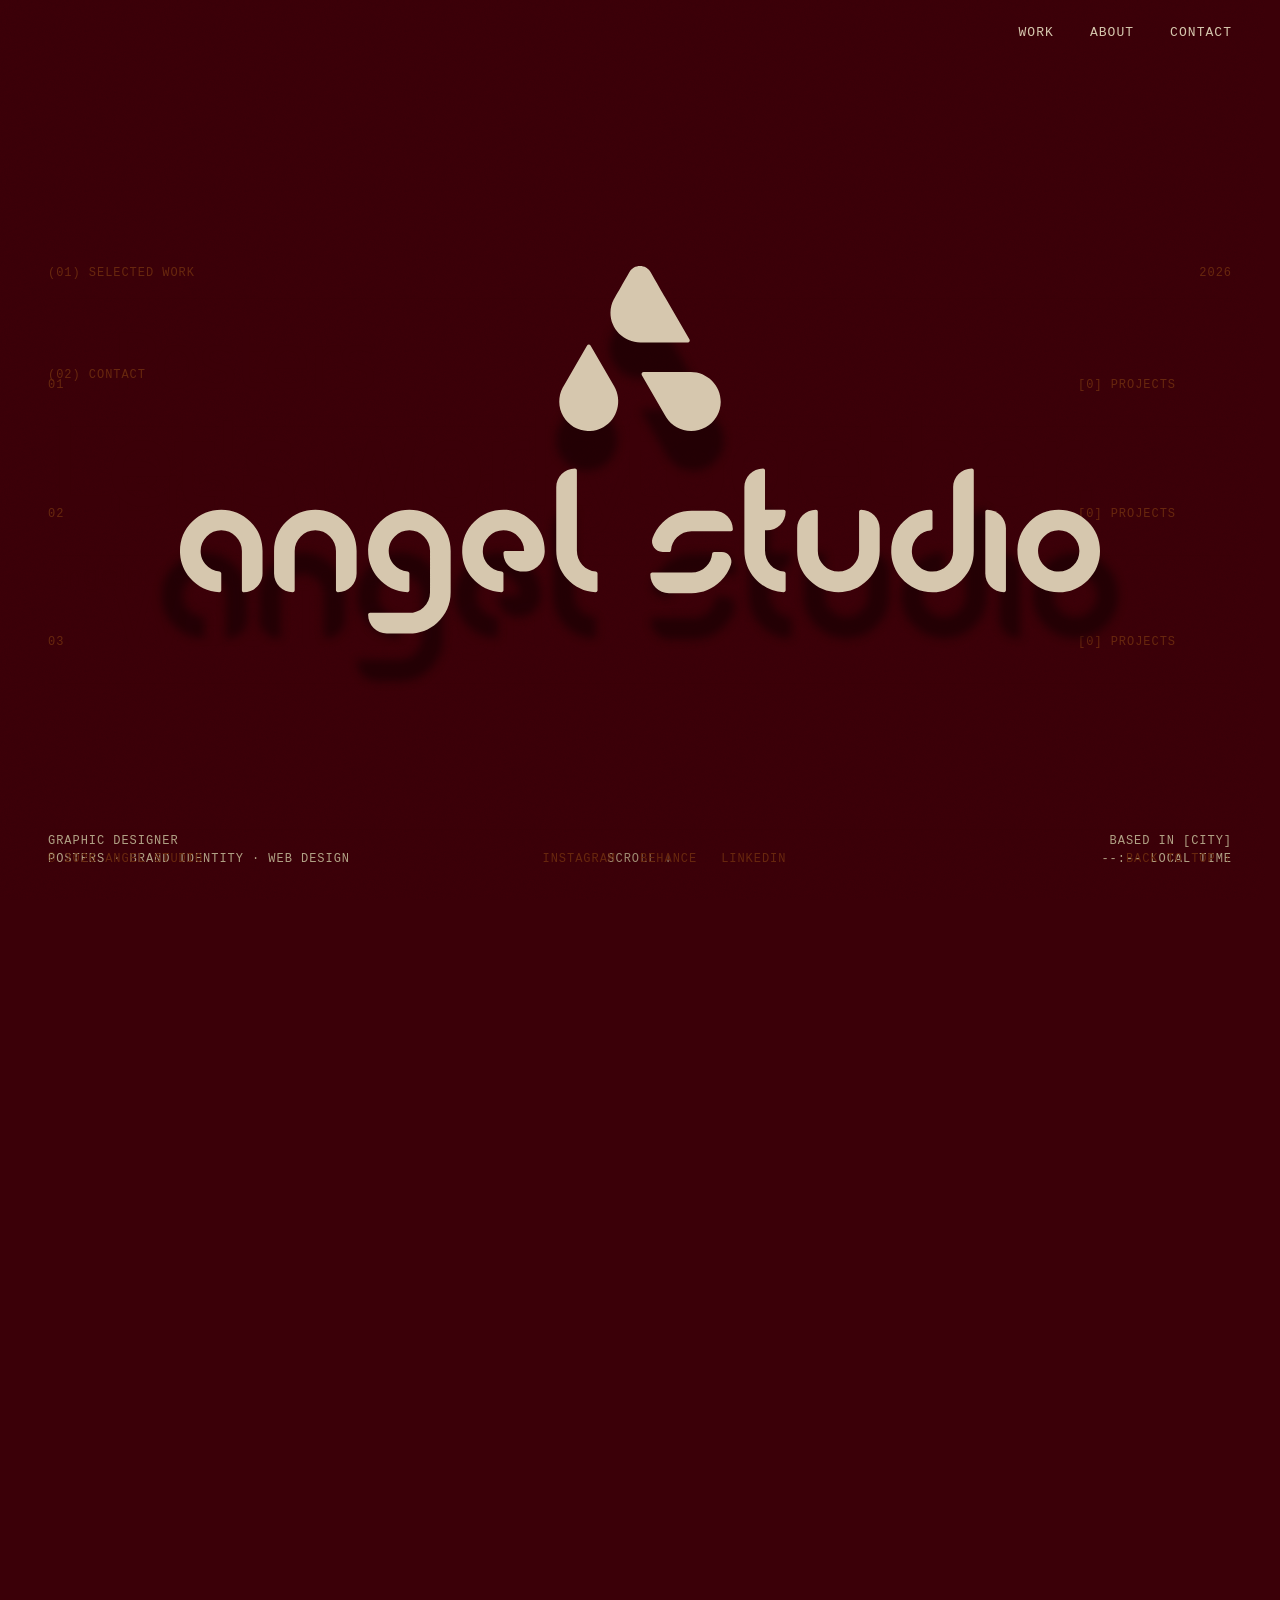
<file: index.html>
<!DOCTYPE html>
<!--
  =========================================================================
  Angel Studio — home page
  =========================================================================
  DEVELOPER NOTES
  - Content lives here; looks live in assets/css/style.css; all movement
    lives in assets/js/core.js (shared by every page) + assets/js/home.js
    (this page only). Each file starts with its own notes.
  - Anything with a data-wind attribute is animated: the scripts split its text
    into letters that flow in and out with the scroll, react to hover, and
    get a soft glass blur behind them.
      data-wind           → labels; line breaks, links and spans inside are kept
      data-wind="letters" → plain text titles, split letter by letter
    To add new animated text, just give it data-wind.
  - The three <section class="scene"> blocks are the scroll scenes. With
    JavaScript on, they sit on top of each other on one fixed screen and
    home.js fades them in and out. Without JavaScript they're a normal page.
  - Links to #top / #work / #contact glide to that scene (home.js, section 5).
  - Links with data-transition="cream" / "burgundy" open another page with
    the color sweep from the top left (core.js, section 8). Use the color of
    the page you're going to.
  - Links between pages point at the file itself (about/index.html, not just
    about/), so they work both on GitHub Pages and when you open the files
    straight from your computer.
  - Placeholders still to fill in: [City] and the social links (#).
  - Links with data-no-drop (the work rows) don't dissolve when clicked:
    they open things on the page itself (their project cards).
  =========================================================================
-->
<html lang="en">
<head>
  <meta charset="UTF-8">
  <meta name="viewport" content="width=device-width, initial-scale=1">
  <title>Angel Studio — Graphic Design</title>
  <meta name="description" content="Angel Studio: posters, brand identity and web design.">

  <!-- Tells the CSS that JavaScript is running (used for the scroll scenes) -->
  <script>
    document.documentElement.classList.add('js');
    // Phones get the simpler, normally scrolling version (home.js, section 8).
    // Keep 700 the same as PHONE.width in home.js.
    if (window.matchMedia('(max-width: 699.98px)').matches) document.documentElement.classList.add('is-phone');
    // A project's address (?p=…) lands on the work list, with the project open on top
    if (/[?&]p=/.test(location.search) && !location.hash) history.replaceState(null, '', location.href + '#work');
    // Arriving at #work / #contact (e.g. from the About page): start on cream,
    // so there's no flash of burgundy before the scripts take over
    if (location.hash === '#work' || location.hash === '#contact') document.documentElement.classList.add('is-arriving-cream', 'is-entering');
    // Safety net: if a script fails to load, never leave the page hidden
    setTimeout(function () { document.documentElement.classList.remove('is-entering', 'is-arriving-cream'); }, 2500);
  </script>

  <!-- Fonts (placeholders until we pick final ones) -->
  <link rel="preconnect" href="https://fonts.googleapis.com">
  <link rel="preconnect" href="https://fonts.gstatic.com" crossorigin>
  <link href="https://fonts.googleapis.com/css2?family=Geist+Mono:wght@400;500&family=Inter:wght@400;500&display=swap" rel="stylesheet">

  <!-- ?v=… makes browsers fetch fresh files after each update (change it every time you publish) -->
  <link rel="stylesheet" href="assets/css/style.css?v=20261025q">
  <script src="assets/js/core.js?v=20261025q" defer></script>
  <script src="assets/js/home.js?v=20261025q" defer></script>
</head>
<body>

  <!-- ===== BACKGROUND LAYERS (behind everything) ===== -->
  <canvas class="bg" aria-hidden="true"></canvas>       <!-- burgundy base, cream sweep, drop pattern + ripples (drawn by core.js) -->

  <!-- Holds the soft trail filters of the big logo's drops (added by home.js) -->
  <svg width="0" height="0" style="position:absolute" aria-hidden="true">
    <defs></defs>
  </svg>

  <!-- ===== TOP BAR ===== -->
  <header class="site-header">
    <a class="site-header__logo" href="#top" aria-label="Angel Studio, back to top">
      <!-- The logo, drawn from "3. Logo/Logo-Artboard-1-copy.svg" (horizontal).
           Split in two (the drops, then the name) so phones can show only the
           drops. The space between them is part of the name's viewBox (it
           starts 24 units early: the same gap as in the stacked logo). Every drop and letter is its own "piece" so it can move alone. -->
      <svg class="logo logo-mark" viewBox="124.66 476.94 125.34 126.12" aria-hidden="true">
        <g class="piece drop"><path d="M222.899 535.369 L186.713 535.369 C174.124 535.369 163.616 525.074 163.78 512.492 C163.828 508.824 164.752 505.365 166.356 502.319 L166.815 501.522 L167.259 500.751 C169.564 496.868 173.92 489.14 178.192 481.672 C181.799 475.364 190.894 475.362 194.504 481.668 C198.848 489.255 203.383 497.248 205.473 500.751 L205.917 501.522 L206.376 502.319 L224.183 533.144 C224.755 534.133 224.041 535.369 222.899 535.369 Z"/></g>  <!-- Drop 1 -->
        <g class="piece drop"><path d="M148.551 537.639 L166.63 568.903 C172.929 579.796 169.27 594.037 158.294 600.192 C155.091 601.988 151.631 602.921 148.188 603.057 L147.267 603.059 L146.377 603.061 C138.891 602.763 131.72 598.757 127.694 591.796 C123.669 584.834 123.775 576.624 127.254 569.992 L127.7 569.222 L128.161 568.426 L145.923 537.641 C146.507 536.629 147.966 536.629 148.551 537.639 Z"/></g>  <!-- Drop 2 -->
        <g class="piece drop"><path d="M189.181 557.91 L225.103 557.91 C237.691 557.91 248.199 568.205 248.035 580.786 C247.987 584.454 247.064 587.914 245.46 590.96 L245.001 591.757 L244.557 592.528 C240.553 598.857 233.494 603.058 225.449 603.058 C217.405 603.058 210.346 598.857 206.342 592.528 L205.898 591.757 L205.439 590.96 L187.765 560.363 C187.135 559.273 187.922 557.91 189.181 557.91 Z"/></g>  <!-- Drop 3 -->
      </svg>
      <span class="word"><svg class="logo logo-name" viewBox="225.86 476.94 729.48 126.12" aria-hidden="true">
        <path class="piece" data-letter="a" d="M259.978 560.479 C255.599 555.496 252.967 549.167 252.526 542.548 C251.875 532.76 254.925 524.49 261.677 517.738 C267.836 511.56 275.266 508.47 283.97 508.47 C292.653 508.47 300.074 511.56 306.232 517.738 C312.411 523.896 315.501 531.317 315.501 540 L315.501 557.181 C315.501 565.106 309.076 571.53 301.151 571.53 L301.151 571.53 C300.369 571.53 299.736 570.897 299.736 570.115 L299.736 540 C299.736 535.669 298.185 531.964 295.086 528.885 C292.007 525.785 288.301 524.235 283.97 524.235 C279.618 524.235 275.903 525.785 272.824 528.885 C269.348 532.361 267.834 536.634 268.282 541.706 C268.549 544.727 269.757 547.622 271.715 549.938 C274.676 553.443 278.291 555.367 282.56 555.71 C283.357 555.774 283.97 556.44 283.97 557.239 L283.97 569.995 C283.97 570.838 283.277 571.534 282.436 571.498 C273.587 571.12 266.102 567.447 259.978 560.479 Z"/>
        <path class="piece" data-letter="n" d="M338.573 571.53 C330.694 571.53 324.307 565.143 324.307 557.264 L324.307 540 C324.307 531.317 327.386 523.896 333.544 517.738 C339.702 511.56 347.133 508.47 355.837 508.47 C364.52 508.47 371.941 511.56 378.099 517.738 C384.278 523.896 387.367 531.317 387.367 540 L387.367 557.23 C387.367 565.128 380.965 571.53 373.068 571.53 L373.068 571.53 C372.258 571.53 371.602 570.874 371.602 570.065 L371.602 540 C371.602 535.669 370.052 531.964 366.953 528.885 C363.874 525.785 360.168 524.235 355.837 524.235 C351.485 524.235 347.77 525.785 344.691 528.885 C341.612 531.964 340.072 535.669 340.072 540 L340.072 570.031 C340.072 570.859 339.401 571.53 338.573 571.53 Z"/>
        <path class="piece" data-letter="g" d="M405.411 517.738 C411.569 511.56 419 508.47 427.704 508.47 C436.387 508.47 443.807 511.56 449.966 517.738 C456.144 523.896 459.234 531.317 459.234 540 L459.234 571.53 C459.234 580.792 455.748 588.612 448.775 594.991 C442.976 600.296 435.291 603.061 427.431 603.061 L427.43 603.061 L410.468 603.061 C402.573 603.061 396.174 596.661 396.174 588.766 L396.174 588.766 C396.174 587.954 396.832 587.295 397.644 587.295 L427.36 587.296 L427.361 587.296 C431.429 587.296 435.434 585.889 438.404 583.108 C441.781 579.947 443.469 576.088 443.469 571.53 L443.469 571.53 L443.469 540 C443.469 535.669 441.919 531.964 438.82 528.885 C435.74 525.785 432.035 524.235 427.704 524.235 C423.352 524.235 419.636 525.785 416.557 528.885 C413.081 532.361 411.567 536.636 412.016 541.708 C412.283 544.728 413.491 547.622 415.448 549.937 C418.407 553.44 422.019 555.364 426.283 555.709 C427.086 555.774 427.704 556.444 427.704 557.25 L427.704 570.055 C427.704 570.865 427.037 571.533 426.229 571.5 C417.347 571.136 409.836 567.456 403.696 560.461 C399.33 555.488 396.705 549.177 396.261 542.574 C395.603 532.775 398.653 524.496 405.411 517.738 Z"/>
        <path class="piece" data-letter="e" d="M477.278 517.738 C483.436 511.56 490.866 508.47 499.57 508.47 C508.254 508.47 515.674 511.56 521.832 517.738 C528.011 523.896 531.101 531.317 531.101 540 L531.101 540 L531.101 540 L531.101 540 L531.101 540 C531.101 548.71 524.04 555.77 515.331 555.77 L513.881 555.77 C505.978 555.77 499.571 549.363 499.571 541.459 L499.571 541.459 C499.571 540.653 500.224 540 501.03 540 L515.331 540 L515.331 539.577 L515.331 539.577 C515.232 535.427 513.684 531.863 510.686 528.885 C507.607 525.785 503.902 524.235 499.57 524.235 C495.218 524.235 491.503 525.785 488.424 528.885 C484.948 532.361 483.434 536.634 483.882 541.706 C484.149 544.727 485.358 547.623 487.316 549.939 C490.276 553.442 493.889 555.366 498.154 555.709 C498.955 555.774 499.57 556.443 499.57 557.245 L499.57 570.037 C499.57 570.856 498.896 571.533 498.077 571.499 C489.204 571.131 481.7 567.452 475.564 560.463 C471.197 555.489 468.571 549.176 468.128 542.572 C467.47 532.774 470.52 524.496 477.278 517.738 Z"/>
        <path class="piece" data-letter="l" d="M547.977 561.072 C542.671 555.272 539.907 547.587 539.907 539.727 L539.907 491.229 C539.907 483.337 546.305 476.939 554.197 476.939 L554.197 476.939 C555.012 476.939 555.672 477.6 555.672 478.414 L555.672 539.657 C555.672 543.726 557.078 547.73 559.859 550.7 C562.7 553.734 566.104 555.406 570.073 555.713 C570.846 555.773 571.437 556.43 571.437 557.206 L571.437 570.015 C571.437 570.869 570.718 571.533 569.865 571.496 C561.287 571.121 553.992 567.646 547.977 561.072 Z"/>
        <path class="piece" data-letter="s (top)" d="M621.182 540.71 C615.694 540.71 611.688 535.31 613.509 530.133 C615.021 525.833 617.521 521.938 621.01 518.449 C627.169 512.27 634.6 509.18 643.303 509.18 L660.724 509.18 C668.517 509.18 674.835 515.497 674.835 523.29 L674.835 523.406 C674.835 524.273 674.166 524.946 673.332 524.946 C667.061 524.946 643.303 524.946 643.303 524.946 C638.952 524.946 635.237 526.496 632.157 529.595 C629.403 532.35 627.88 535.605 627.589 539.362 C627.53 540.126 626.885 540.71 626.12 540.71 Z"/>
        <path class="piece" data-letter="s (bottom)" d="M654.419 551.857 C651.341 554.936 647.635 556.476 643.303 556.476 L613.265 556.476 C612.441 556.476 611.774 557.144 611.774 557.968 L611.774 557.968 C611.774 565.85 618.164 572.241 626.047 572.241 L643.303 572.241 C651.987 572.241 659.407 569.162 665.565 563.003 C669.312 559.27 671.923 555.068 673.398 550.399 C674.912 545.607 671.395 540.71 666.37 540.71 L660.529 540.711 C659.74 540.711 659.077 541.314 659.014 542.101 C658.715 545.859 657.183 549.111 654.419 551.857 Z"/>
        <path class="piece" data-letter="t" d="M691.709 561.071 C686.404 555.272 683.64 547.587 683.64 539.727 L683.64 491.218 C683.64 483.332 690.033 476.939 697.919 476.939 L697.919 476.939 C698.74 476.939 699.405 477.605 699.405 478.425 L699.405 508.47 L713.653 508.47 C714.491 508.47 715.171 509.149 715.171 509.988 L715.171 509.988 C715.171 517.856 708.792 524.235 700.923 524.235 L699.405 524.235 L699.405 539.656 C699.405 543.725 700.811 547.729 703.592 550.7 C706.425 553.725 709.817 555.396 713.77 555.711 C714.564 555.774 715.171 556.446 715.171 557.242 L715.171 570.058 C715.171 570.9 714.483 571.534 713.641 571.498 C705.045 571.132 697.734 567.657 691.709 561.071 Z"/>
        <path class="piece" data-letter="u" d="M738.237 508.47 C730.361 508.47 723.977 514.854 723.977 522.73 L723.977 540 C723.977 548.683 727.056 556.103 733.214 562.262 C739.372 568.44 746.803 571.53 755.507 571.53 C764.19 571.53 771.611 568.44 777.769 562.262 C783.947 556.103 787.037 548.683 787.037 540 L787.037 522.739 C787.037 514.858 780.649 508.47 772.768 508.47 L772.768 508.47 C771.942 508.47 771.272 509.139 771.272 509.966 L771.272 540 C771.272 544.331 769.722 548.036 766.623 551.115 C763.544 554.215 759.838 555.765 755.507 555.765 C751.155 555.765 747.44 554.215 744.361 551.115 C741.281 548.036 739.742 544.331 739.742 540 L739.742 509.975 C739.742 509.143 739.068 508.47 738.237 508.47 Z"/>
        <path class="piece" data-letter="d" d="M803.371 560.467 C799.001 555.49 796.373 549.172 795.93 542.564 C795.275 532.77 798.325 524.494 805.081 517.738 C810.83 511.97 817.689 508.894 825.657 508.511 C826.586 508.466 827.374 509.185 827.374 510.115 L827.374 522.704 C827.374 523.534 826.739 524.226 825.912 524.296 C822.184 524.608 818.956 526.138 816.227 528.885 C812.752 532.36 811.237 536.633 811.685 541.704 C811.952 544.727 813.161 547.624 815.121 549.941 C818.403 553.824 822.486 555.766 827.374 555.766 C831.705 555.766 835.41 554.226 838.489 551.146 C841.589 548.067 843.138 544.352 843.138 540 L843.138 491.218 C843.138 483.332 849.531 476.939 857.417 476.939 L857.417 476.939 C858.238 476.939 858.904 477.605 858.904 478.426 L858.904 540 C858.904 548.704 855.814 556.135 849.635 562.293 C843.477 568.451 836.056 571.53 827.374 571.53 C817.848 571.53 809.848 567.842 803.371 560.467 Z"/>
        <path class="piece" data-letter="i" d="M883.477 522.765 L883.477 570.05 C883.477 570.868 882.815 571.53 881.998 571.53 L881.997 571.53 C874.105 571.53 867.707 565.132 867.707 557.24 L867.707 509.945 C867.707 509.131 868.368 508.47 869.183 508.47 L869.183 508.47 C877.078 508.47 883.477 514.87 883.477 522.765 Z"/>
        <path class="piece" data-letter="o" d="M899.799 560.456 C895.437 555.485 892.813 549.177 892.369 542.579 C891.709 532.778 894.759 524.498 901.518 517.738 C907.676 511.56 915.107 508.47 923.811 508.47 C932.494 508.47 939.915 511.56 946.073 517.738 C952.252 523.896 955.341 531.317 955.341 540 C955.341 548.704 952.252 556.135 946.073 562.293 C939.915 568.451 932.494 571.53 923.811 571.53 C914.281 571.53 906.277 567.839 899.799 560.456 Z M934.926 551.146 C938.026 548.067 939.576 544.352 939.576 540 C939.576 535.669 938.026 531.964 934.926 528.885 C931.847 525.785 928.142 524.235 923.811 524.235 C919.459 524.235 915.744 525.785 912.665 528.885 C909.187 532.362 907.673 536.638 908.123 541.712 C908.391 544.729 909.598 547.62 911.552 549.934 C914.835 553.821 918.921 555.766 923.811 555.766 C928.142 555.766 931.847 554.226 934.926 551.146 Z"/>
      </svg></span>
    </a>
    <nav class="site-nav" aria-label="Main">
      <a href="#work">Work</a>
      <a href="about/index.html" data-transition="cream">About</a>
      <a href="#contact">Contact</a>
    </nav>
    <!-- Menu button: while the top bar is condensed (scrolling down), each menu
         word slides right and turns into one bar of a ring that sits here
         (drawn by core.js section 6). Pressing it brings the menu back. -->
    <button class="site-burger" type="button" aria-label="Open menu" inert></button>
  </header>

  <!-- ===== SCENES =====
       With JavaScript on, all scenes sit on top of each other in one fixed
       screen, and scrolling fades them in and out in place (see home.js). -->
  <main class="stage" id="top" tabindex="-1">

    <!-- Scene 1: logo + corner labels -->
    <section class="scene scene--hero" aria-label="Intro" tabindex="-1">
      <h1 class="sr-only">Angel Studio, graphic designer</h1>
      <!-- The first project of each category, floating on the water around the
           logo (home.js builds them from the first card of each work row) -->
      <div class="floaters" aria-label="Featured projects"></div>
      <div class="hero__logo" role="link" tabindex="0" aria-label="Angel Studio: see the work">
        <!-- Its shadow, cast on the background: a live copy of the logo below
             (<use>), so it moves with every piece -->
        <svg class="hero__shadow" viewBox="188.55 399.61 702.9 280.79" aria-hidden="true">
          <use href="#hero-logo-art" x="188.55" y="399.61" width="702.9" height="280.79"/>
        </svg>
        <!-- The logo, drawn from "3. Logo/Logo-Artboard-1.svg" (stacked) -->
        <svg class="logo" id="hero-logo-art" viewBox="188.55 399.61 702.9 280.79" aria-hidden="true">
          <g class="logo-mark">
            <g class="piece drop"><path d="M576.552 458.036 L540.365 458.036 C527.777 458.036 517.269 447.74 517.433 435.159 C517.481 431.491 518.404 428.032 520.008 424.986 L520.467 424.189 L520.911 423.418 C523.216 419.535 527.572 411.807 531.844 404.339 C535.452 398.031 544.546 398.028 548.156 404.335 C552.5 411.922 557.035 419.915 559.126 423.418 L559.57 424.189 L560.029 424.986 L577.836 455.811 C578.407 456.8 577.693 458.036 576.552 458.036 Z"/></g>  <!-- Drop 1 -->
            <g class="piece drop"><path d="M502.203 460.306 L520.282 491.57 C526.581 502.463 522.922 516.704 511.946 522.859 C508.743 524.655 505.283 525.588 501.84 525.724 L500.919 525.726 L500.029 525.727 C492.543 525.43 485.372 521.424 481.346 514.463 C477.321 507.501 477.427 499.291 480.907 492.659 L481.352 491.889 L481.813 491.093 L499.575 460.308 C500.159 459.296 501.618 459.296 502.203 460.306 Z"/></g>  <!-- Drop 2 -->
            <g class="piece drop"><path d="M542.833 480.576 L578.755 480.577 C591.344 480.577 601.852 490.872 601.687 503.453 C601.64 507.121 600.716 510.581 599.112 513.627 L598.653 514.424 L598.209 515.195 C594.205 521.524 587.146 525.725 579.102 525.725 C571.057 525.725 563.998 521.524 559.995 515.195 L559.551 514.424 L559.091 513.627 L541.417 483.03 C540.787 481.94 541.574 480.576 542.833 480.576 Z"/></g>  <!-- Drop 3 -->
          </g>
          <path class="piece" data-letter="a" d="M196.087 637.812 C191.708 632.829 189.076 626.5 188.635 619.881 C187.984 610.093 191.034 601.823 197.787 595.071 C203.945 588.893 211.375 585.803 220.08 585.803 C228.763 585.803 236.183 588.893 242.341 595.071 C248.52 601.23 251.61 608.65 251.61 617.333 L251.61 634.514 C251.61 642.439 245.185 648.863 237.26 648.863 L237.26 648.863 C236.478 648.863 235.845 648.23 235.845 647.448 L235.845 617.333 C235.845 613.002 234.294 609.297 231.195 606.218 C228.116 603.118 224.411 601.568 220.08 601.568 C215.728 601.568 212.012 603.118 208.933 606.218 C205.457 609.694 203.943 613.967 204.391 619.039 C204.658 622.06 205.866 624.955 207.824 627.271 C210.786 630.776 214.401 632.7 218.67 633.043 C219.466 633.107 220.079 633.773 220.079 634.572 L220.08 647.328 C220.08 648.171 219.386 648.867 218.545 648.831 C209.697 648.453 202.211 644.78 196.087 637.812 Z"/>
          <path class="piece" data-letter="n" d="M274.682 648.863 C266.803 648.863 260.416 642.476 260.416 634.597 L260.416 617.333 C260.416 608.65 263.495 601.23 269.653 595.071 C275.811 588.893 283.242 585.803 291.946 585.803 C300.629 585.803 308.05 588.893 314.208 595.071 C320.387 601.23 323.477 608.65 323.477 617.333 L323.477 634.564 C323.477 642.461 317.074 648.863 309.177 648.863 L309.177 648.863 C308.367 648.863 307.711 648.207 307.711 647.398 L307.711 617.333 C307.711 613.002 306.161 609.297 303.062 606.218 C299.983 603.118 296.277 601.568 291.946 601.568 C287.594 601.568 283.879 603.118 280.8 606.218 C277.721 609.297 276.181 613.002 276.181 617.333 L276.181 647.364 C276.181 648.192 275.51 648.863 274.682 648.863 Z"/>
          <path class="piece" data-letter="g" d="M341.52 595.071 C347.678 588.893 355.109 585.803 363.813 585.803 C372.496 585.803 379.916 588.893 386.075 595.071 C392.253 601.23 395.343 608.65 395.343 617.333 L395.343 648.863 C395.343 658.125 391.857 665.945 384.885 672.324 C379.085 677.63 371.4 680.394 363.54 680.394 L363.54 680.394 L346.577 680.394 C338.682 680.394 332.283 673.994 332.283 666.099 L332.283 666.099 C332.283 665.287 332.941 664.628 333.754 664.628 L363.47 664.629 L363.47 664.629 C367.539 664.629 371.543 663.222 374.513 660.441 C377.89 657.28 379.579 653.421 379.579 648.863 L379.578 648.863 L379.578 617.333 C379.578 613.002 378.028 609.297 374.929 606.218 C371.85 603.118 368.144 601.568 363.813 601.568 C359.461 601.568 355.746 603.118 352.666 606.218 C349.19 609.694 347.676 613.969 348.125 619.041 C348.392 622.061 349.6 624.955 351.557 627.271 C354.516 630.773 358.128 632.697 362.393 633.042 C363.195 633.107 363.813 633.778 363.813 634.583 L363.813 647.388 C363.813 648.198 363.146 648.866 362.338 648.833 C353.456 648.469 345.946 644.79 339.805 637.794 C335.44 632.821 332.814 626.51 332.371 619.907 C331.712 610.109 334.762 601.83 341.52 595.071 Z"/>
          <path class="piece" data-letter="e" d="M413.387 595.071 C419.545 588.893 426.976 585.803 435.68 585.803 C444.363 585.803 451.783 588.893 457.941 595.071 C464.12 601.23 467.21 608.65 467.21 617.333 L467.21 617.333 L467.21 617.333 L467.21 617.333 L467.21 617.333 C467.21 626.043 460.149 633.103 451.44 633.103 L449.99 633.103 C442.087 633.103 435.68 626.696 435.68 618.792 L435.68 618.792 C435.68 617.986 436.333 617.333 437.139 617.333 L451.44 617.333 L451.44 616.91 L451.44 616.91 C451.342 612.76 449.793 609.196 446.795 606.218 C443.716 603.118 440.011 601.568 435.68 601.568 C431.328 601.568 427.612 603.118 424.533 606.218 C421.057 609.694 419.543 613.967 419.991 619.039 C420.258 622.061 421.467 624.956 423.425 627.272 C426.385 630.775 429.998 632.699 434.264 633.042 C435.064 633.107 435.68 633.776 435.68 634.578 L435.68 647.37 C435.68 648.189 435.005 648.866 434.186 648.832 C425.313 648.464 417.809 644.785 411.673 637.796 C407.307 632.822 404.681 626.509 404.237 619.905 C403.579 610.107 406.629 601.829 413.387 595.071 Z"/>
          <path class="piece" data-letter="l" d="M484.086 638.405 C478.78 632.605 476.016 624.92 476.016 617.06 L476.016 568.562 C476.016 560.67 482.414 554.272 490.307 554.273 L490.307 554.273 C491.121 554.273 491.781 554.933 491.781 555.747 L491.781 616.99 C491.781 621.059 493.187 625.063 495.968 628.033 C498.809 631.067 502.214 632.739 506.182 633.046 C506.956 633.106 507.546 633.763 507.546 634.539 L507.546 647.348 C507.546 648.202 506.827 648.867 505.974 648.829 C497.396 648.454 490.101 644.979 484.086 638.405 Z"/>
          <path class="piece" data-letter="s (top)" d="M557.292 618.044 C551.803 618.044 547.797 612.643 549.618 607.466 C551.13 603.166 553.631 599.271 557.12 595.782 C563.278 589.603 570.709 586.513 579.413 586.513 L596.834 586.513 C604.626 586.513 610.944 592.83 610.944 600.623 L610.944 600.739 C610.944 601.606 610.275 602.279 609.441 602.279 C603.17 602.279 579.413 602.279 579.413 602.279 C575.061 602.279 571.346 603.829 568.266 606.928 C565.512 609.683 563.989 612.939 563.698 616.695 C563.639 617.459 562.995 618.044 562.229 618.044 Z"/>
          <path class="piece" data-letter="s (bottom)" d="M590.528 629.19 C587.45 632.269 583.745 633.809 579.413 633.809 L549.374 633.809 C548.551 633.809 547.883 634.477 547.883 635.301 L547.883 635.301 C547.883 643.184 554.273 649.574 562.156 649.574 L579.413 649.574 C588.096 649.574 595.516 646.495 601.674 640.337 C605.421 636.603 608.032 632.401 609.507 627.732 C611.021 622.94 607.504 618.044 602.479 618.044 L596.638 618.044 C595.849 618.044 595.186 618.647 595.124 619.434 C594.825 623.192 593.292 626.444 590.528 629.19 Z"/>
          <path class="piece" data-letter="t" d="M627.819 638.404 C622.513 632.605 619.749 624.92 619.749 617.06 L619.749 568.551 C619.749 560.665 626.142 554.273 634.028 554.273 L634.028 554.273 C634.849 554.273 635.514 554.938 635.514 555.758 L635.514 585.803 L649.762 585.803 C650.6 585.803 651.28 586.482 651.28 587.321 L651.28 587.321 C651.28 595.189 644.901 601.568 637.032 601.568 L635.514 601.568 L635.514 616.989 C635.514 621.058 636.921 625.062 639.701 628.033 C642.534 631.058 645.926 632.729 649.88 633.044 C650.673 633.107 651.28 633.779 651.28 634.575 L651.28 647.391 C651.28 648.233 650.592 648.867 649.75 648.831 C641.154 648.465 633.844 644.99 627.819 638.404 Z"/>
          <path class="piece" data-letter="u" d="M674.346 585.803 C666.47 585.803 660.086 592.187 660.086 600.063 L660.086 617.333 C660.086 626.016 663.165 633.437 669.323 639.595 C675.481 645.773 682.912 648.863 691.616 648.863 C700.299 648.863 707.72 645.773 713.878 639.595 C720.057 633.437 723.146 626.016 723.146 617.333 L723.146 600.072 C723.146 592.191 716.758 585.803 708.877 585.803 L708.877 585.803 C708.051 585.803 707.381 586.472 707.381 587.299 L707.381 617.333 C707.381 621.664 705.831 625.369 702.732 628.448 C699.653 631.548 695.947 633.098 691.616 633.098 C687.264 633.098 683.549 631.548 680.47 628.448 C677.391 625.369 675.851 621.664 675.851 617.333 L675.851 587.308 C675.851 586.477 675.177 585.803 674.346 585.803 Z"/>
          <path class="piece" data-letter="d" d="M739.48 637.8 C735.11 632.823 732.482 626.505 732.04 619.897 C731.384 610.103 734.434 601.827 741.19 595.071 C746.939 589.303 753.798 586.227 761.766 585.844 C762.695 585.799 763.483 586.518 763.483 587.448 L763.483 600.037 C763.483 600.867 762.848 601.559 762.021 601.629 C758.293 601.941 755.065 603.471 752.336 606.218 C748.861 609.693 747.346 613.966 747.794 619.037 C748.061 622.06 749.271 624.957 751.23 627.275 C754.512 631.157 758.596 633.099 763.483 633.099 C767.814 633.099 771.519 631.559 774.598 628.48 C777.698 625.4 779.248 621.686 779.248 617.333 L779.248 568.552 C779.248 560.665 785.64 554.273 793.527 554.273 L793.527 554.273 C794.348 554.273 795.013 554.938 795.013 555.759 L795.013 617.333 C795.013 626.037 791.923 633.468 785.745 639.626 C779.586 645.784 772.165 648.863 763.483 648.863 C753.957 648.863 745.957 645.176 739.48 637.8 Z"/>
          <path class="piece" data-letter="i" d="M819.587 600.098 L819.587 647.383 C819.587 648.201 818.924 648.863 818.107 648.863 L818.107 648.863 C810.215 648.863 803.817 642.465 803.817 634.573 L803.817 587.279 C803.817 586.464 804.477 585.803 805.292 585.803 L805.292 585.803 C813.187 585.803 819.587 592.203 819.587 600.098 Z"/>
          <path class="piece" data-letter="o" d="M835.908 637.789 C831.546 632.818 828.922 626.511 828.478 619.912 C827.818 610.111 830.868 601.831 837.627 595.071 C843.786 588.893 851.216 585.803 859.92 585.803 C868.603 585.803 876.024 588.893 882.182 595.071 C888.361 601.23 891.451 608.65 891.451 617.333 C891.451 626.037 888.361 633.468 882.182 639.626 C876.024 645.784 868.603 648.863 859.92 648.863 C850.39 648.863 842.386 645.172 835.908 637.789 Z M871.036 628.48 C874.135 625.4 875.685 621.686 875.685 617.333 C875.685 613.002 874.135 609.297 871.036 606.218 C867.957 603.118 864.251 601.568 859.92 601.568 C855.568 601.568 851.853 603.118 848.774 606.218 C845.296 609.695 843.782 613.971 844.232 619.045 C844.5 622.063 845.707 624.953 847.661 627.267 C850.945 631.155 855.03 633.099 859.92 633.099 C864.251 633.099 867.957 631.559 871.036 628.48 Z"/>
        </svg>
      </div>

      <p class="label hero__corner hero__corner--left" data-wind>Graphic designer<br>Posters · Brand Identity · Web Design</p>
      <p class="label hero__corner hero__corner--right" data-wind>Based in [City]<br><span id="local-time">--:--</span> local time</p>
      <a class="label hero__scroll" href="#work" data-wind>Scroll ↓</a>
    </section>

    <!-- Scene 2: work -->
    <section class="scene scene--work" id="work" aria-labelledby="work-title" tabindex="-1">
      <div class="section-head" data-wind>
        <h2 class="label" id="work-title">(01) Selected work</h2>
        <p class="label">2026</p>
      </div>

      <ul class="work-list">
        <li>
          <a class="work-item" href="#" data-no-drop>
            <span class="work-item__num label" data-wind>01</span>
            <span class="work-item__title" data-wind="letters">Posters</span>
            <span class="work-item__info label" data-wind>[0] projects</span>
            <span class="work-item__arrow" aria-hidden="true">→</span>
          </a>
          <!-- One card per project: they rise next to the title when you hover the
               row (phones: tap the row to open them as a strip); clicking one opens
               its project page (it fades in over the screen). Placeholders for now: put the project's
               image inside its button (<img src="…" alt="">) and write its name and
               quick line. The project view's content goes in a
               <template class="work-card__page"> right after the button (see the
               first poster: images go on the left, paragraphs on the right);
               without one, it shows placeholders. -->
          <ul class="work-cards work-cards--posters" aria-label="Posters projects">
            <li class="work-card">
              <button class="work-card__open ph" type="button"><span class="work-card__desc"><span class="work-card__name">Poster 01</span> A quick line about the project</span></button>
              <!-- This project's page (shown in the project view): the images
                   go on the left, the paragraphs (<p>) on the right, in the
                   order written -->
              <template class="work-card__page">
                <div class="ph project__image"><span class="label">Main image</span></div>
                <p>The brief: who it was for and what they needed.</p>
                <div class="project__pair">
                  <div class="ph project__image"><span class="label">Detail</span></div>
                  <div class="ph project__image"><span class="label">Detail</span></div>
                </div>
                <p>The idea: where it started and why it looks the way it does.</p>
                <div class="ph project__image"><span class="label">Image</span></div>
                <p>How it was made: tools, process, and what came out of it.</p>
              </template>
            </li>
            <li class="work-card"><button class="work-card__open ph" type="button"><span class="work-card__desc"><span class="work-card__name">Poster 02</span> A quick line about the project</span></button></li>
            <li class="work-card"><button class="work-card__open ph" type="button"><span class="work-card__desc"><span class="work-card__name">Poster 03</span> A quick line about the project</span></button></li>
            <li class="work-card"><button class="work-card__open ph" type="button"><span class="work-card__desc"><span class="work-card__name">Poster 04</span> A quick line about the project</span></button></li>
            <li class="work-card"><button class="work-card__open ph" type="button"><span class="work-card__desc"><span class="work-card__name">Poster 05</span> A quick line about the project</span></button></li>
            <li class="work-card"><button class="work-card__open ph" type="button"><span class="work-card__desc"><span class="work-card__name">Poster 06</span> A quick line about the project</span></button></li>
            <li class="work-card"><button class="work-card__open ph" type="button"><span class="work-card__desc"><span class="work-card__name">Poster 07</span> A quick line about the project</span></button></li>
            <li class="work-card"><button class="work-card__open ph" type="button"><span class="work-card__desc"><span class="work-card__name">Poster 08</span> A quick line about the project</span></button></li>
          </ul>
        </li>
        <li>
          <a class="work-item" href="#" data-no-drop>
            <span class="work-item__num label" data-wind>02</span>
            <span class="work-item__title" data-wind="letters">Brand Identity</span>
            <span class="work-item__info label" data-wind>[0] projects</span>
            <span class="work-item__arrow" aria-hidden="true">→</span>
          </a>
          <!-- One card per project: they rise next to the title when you hover the
               row (phones: tap the row to open them as a strip); clicking one opens
               its project page (it fades in over the screen). Placeholders for now: put the project's
               image inside its button (<img src="…" alt="">) and write its name and
               quick line. The popup's page content goes in a
               <template class="work-card__page"> right after the button (see the
               first poster); without one, the popup shows a placeholder. -->
          <ul class="work-cards work-cards--branding" aria-label="Brand Identity projects">
            <li class="work-card"><button class="work-card__open ph" type="button"><span class="work-card__desc"><span class="work-card__name">Identity 01</span> A quick line about the project</span></button></li>
            <li class="work-card"><button class="work-card__open ph" type="button"><span class="work-card__desc"><span class="work-card__name">Identity 02</span> A quick line about the project</span></button></li>
            <li class="work-card"><button class="work-card__open ph" type="button"><span class="work-card__desc"><span class="work-card__name">Identity 03</span> A quick line about the project</span></button></li>
            <li class="work-card"><button class="work-card__open ph" type="button"><span class="work-card__desc"><span class="work-card__name">Identity 04</span> A quick line about the project</span></button></li>
          </ul>
        </li>
        <li>
          <a class="work-item" href="#" data-no-drop>
            <span class="work-item__num label" data-wind>03</span>
            <span class="work-item__title" data-wind="letters">Web Design</span>
            <span class="work-item__info label" data-wind>[0] projects</span>
            <span class="work-item__arrow" aria-hidden="true">→</span>
          </a>
          <!-- One card per project: they rise next to the title when you hover the
               row (phones: tap the row to open them as a strip); clicking one opens
               its project page (it fades in over the screen). Placeholders for now: put the project's
               image inside its button (<img src="…" alt="">) and write its name and
               quick line. The popup's page content goes in a
               <template class="work-card__page"> right after the button (see the
               first poster); without one, the popup shows a placeholder. -->
          <ul class="work-cards work-cards--web" aria-label="Web Design projects">
            <li class="work-card"><button class="work-card__open ph" type="button"><span class="work-card__desc"><span class="work-card__name">Website 01</span> A quick line about the project</span></button></li>
            <li class="work-card"><button class="work-card__open ph" type="button"><span class="work-card__desc"><span class="work-card__name">Website 02</span> A quick line about the project</span></button></li>
            <li class="work-card"><button class="work-card__open ph" type="button"><span class="work-card__desc"><span class="work-card__name">Website 03</span> A quick line about the project</span></button></li>
          </ul>
        </li>
      </ul>
    </section>

    <!-- Scene 3: contact -->
    <section class="scene scene--contact" id="contact" aria-labelledby="contact-title" tabindex="-1">
      <p class="label" data-wind>(02) Contact</p>
      <h2 class="contact__title" id="contact-title" data-wind="letters">Let's work together.</h2>
      <a class="contact__email" href="mailto:angelperezstudio@gmail.com" data-wind>angelperezstudio@gmail.com</a>

      <div class="contact__bottom label">
        <span data-wind>© 2026 Angel Studio</span>
        <span class="contact__links" data-wind>
          <a href="#">Instagram</a>
          <a href="#">Behance</a>
          <a href="#">LinkedIn</a>
        </span>
        <a href="#top" data-wind>Back to top ↑</a>
      </div>
    </section>

  </main>

  <!-- The project view: a card's project page, almost like a page of its own
       (it fades in over the whole screen, the project centered; its address
       is ?p=the-project-name). Arrows step to the previous / next project of
       the same category and the list on the left names them all.
       Filled in by home.js from the cards: their row, name, quick line and
       page template. -->
  <dialog class="project" aria-labelledby="project-title">
    <button class="project__step project__step--prev" type="button" aria-label="Previous project">←</button>
    <button class="project__step project__step--next" type="button" aria-label="Next project">→</button>
    <nav class="project__list" aria-label="More projects"></nav>
    <div class="project__view">
      <div class="project__inner">
        <div class="project__main">
          <p class="label project__kind"></p>
          <h2 class="project__title" id="project-title"></h2>
          <p class="project__lead"></p>
          <div class="project__body"></div>
        </div>
        <div class="project__about"></div>
      </div>
    </div>
    <button class="project__close" type="button" aria-label="Close">×</button>
  </dialog>

  <!-- Invisible tall block that gives the page its scroll length (set by home.js) -->
  <div class="scroll-space" aria-hidden="true"></div>

</body>
</html>
</file>
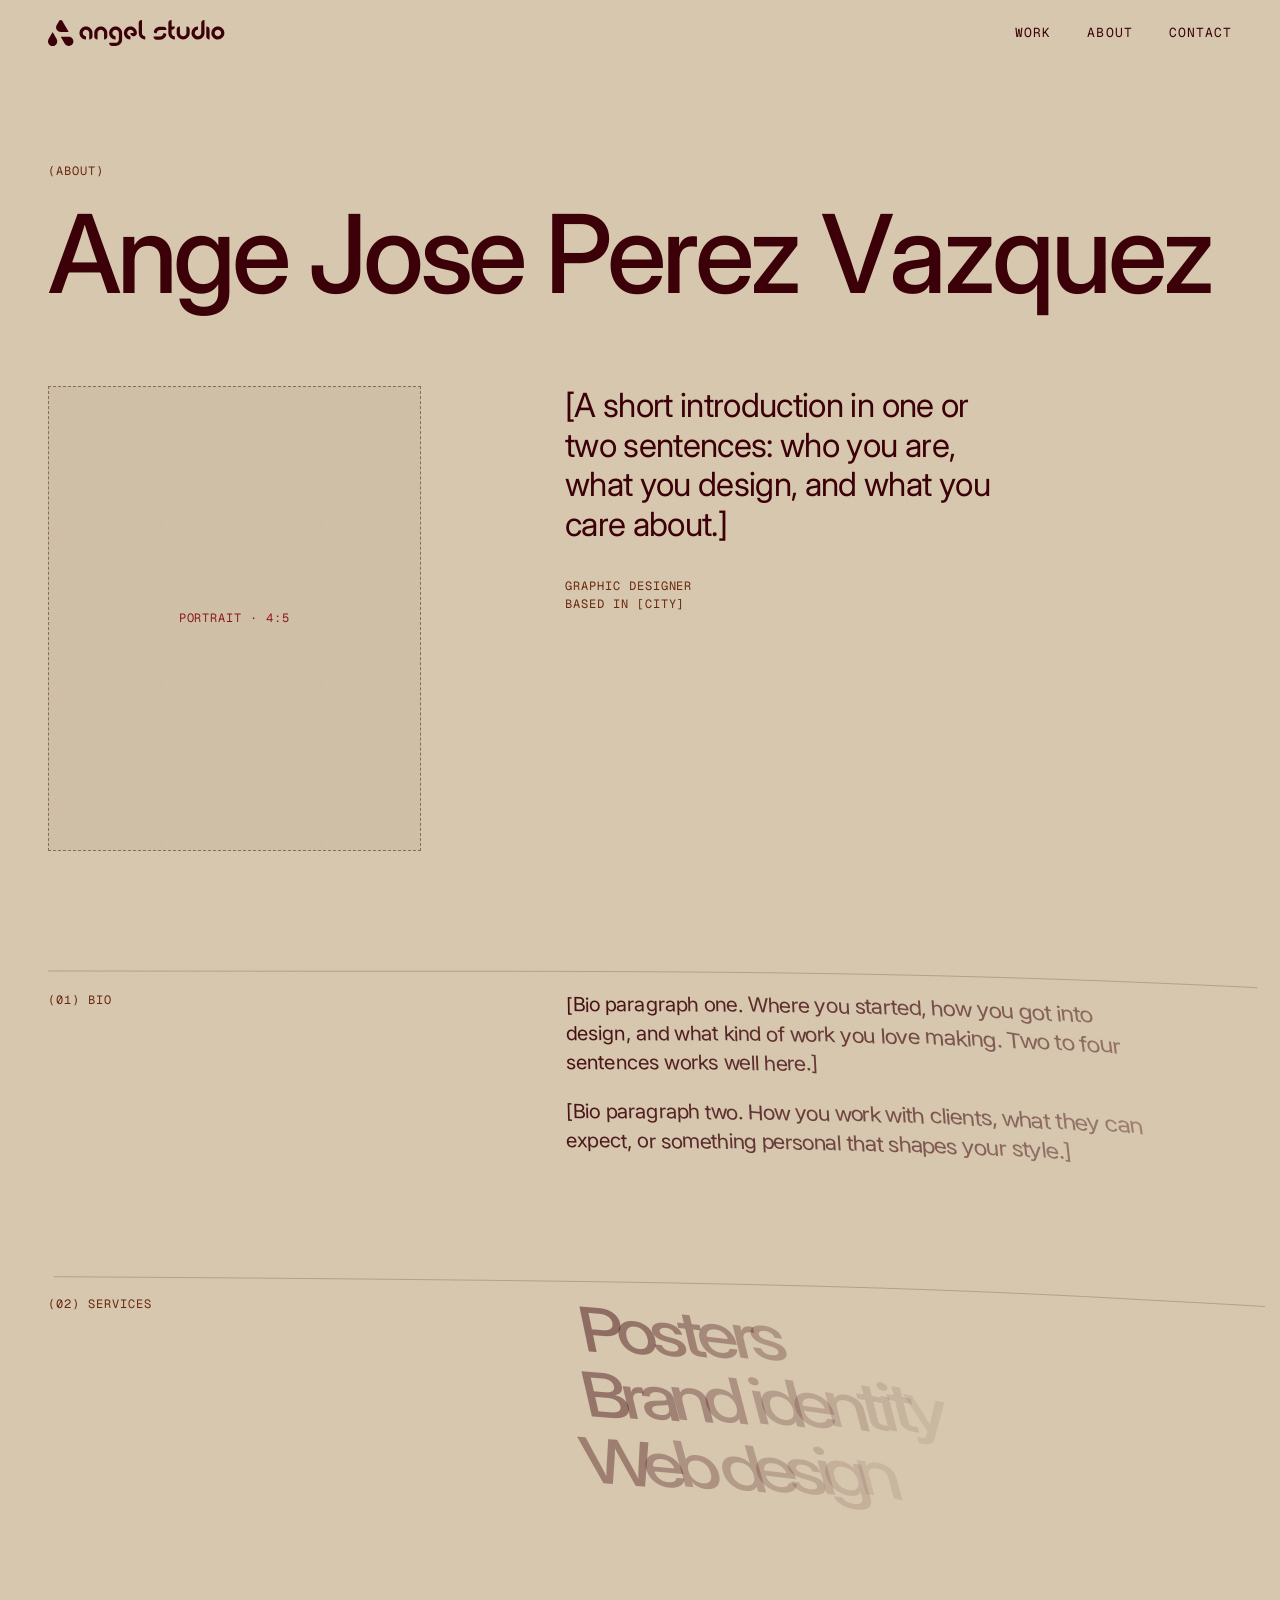
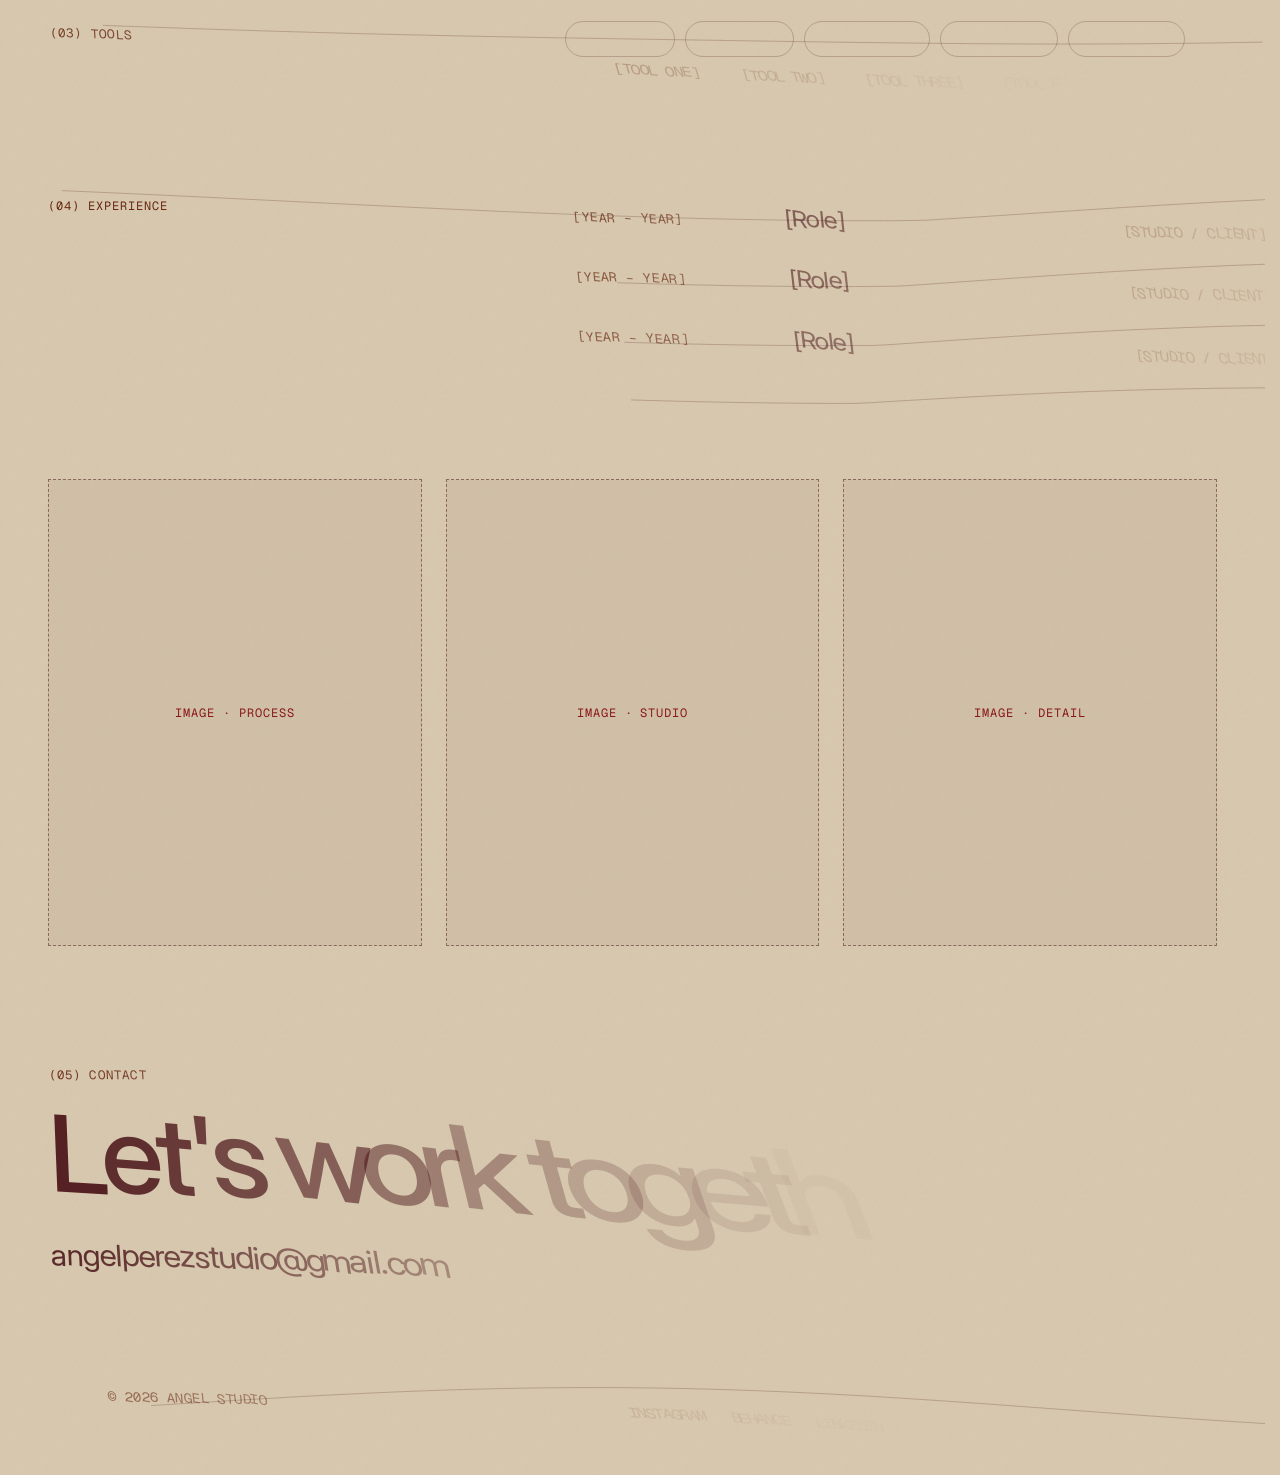
<file: about/index.html>
<!DOCTYPE html>
<!--
  =========================================================================
  Angel Studio — about page
  =========================================================================
  DEVELOPER NOTES
  - Same look and effects as the home page (shared assets/js/core.js), plus
    assets/js/about.js for this page. Unlike the home page, this page
    scrolls normally: each block (class="reveal") flows in on the wind the
    first time it comes into view.
  - data-wind / data-wind="letters" work the same as on the home page.
  - Placeholders: everything in [square brackets], the dashed boxes
    (class="ph"), and the social links (#). Replace them with real content.
  - Links back to the home page carry data-transition, the color of where
    they lead: the logo → burgundy (the top of the home page), Work and
    Contact → cream. Links name the file (../index.html) so they also work
    when the files are opened straight from your computer.
  =========================================================================
-->
<html lang="en" data-bg="cream">
<head>
  <meta charset="UTF-8">
  <meta name="viewport" content="width=device-width, initial-scale=1">
  <title>About — Angel Studio</title>
  <meta name="description" content="About Angel Studio: graphic designer of posters, brand identity and web design.">

  <!-- JavaScript is on; the page starts hidden for one frame so nothing flashes,
       and is already "scrolled" (the small logo and dark menu show on cream) -->
  <script>
    document.documentElement.classList.add('js', 'is-entering', 'is-scrolled', 'is-light');
    // Safety net: if a script fails to load, never leave the page hidden
    setTimeout(function () { document.documentElement.classList.remove('is-entering', 'is-arriving-cream'); }, 2500);
  </script>

  <link rel="preconnect" href="https://fonts.googleapis.com">
  <link rel="preconnect" href="https://fonts.gstatic.com" crossorigin>
  <link href="https://fonts.googleapis.com/css2?family=Geist+Mono:wght@400;500&family=Inter:wght@400;500&display=swap" rel="stylesheet">

  <!-- ?v=… makes browsers fetch fresh files after each update (change it every time you publish) -->
  <link rel="stylesheet" href="../assets/css/style.css?v=20261025q">
  <script src="../assets/js/core.js?v=20261025q" defer></script>
  <script src="../assets/js/about.js?v=20261025q" defer></script>
</head>
<body class="page-about">

  <!-- ===== BACKGROUND LAYERS ===== -->
  <canvas class="bg" aria-hidden="true"></canvas>


  <!-- ===== TOP BAR (same as the home page) ===== -->
  <header class="site-header">
    <a class="site-header__logo" href="../index.html" data-transition="burgundy" aria-label="Angel Studio, home">
      <!-- The logo, drawn from "3. Logo/Logo-Artboard-1-copy.svg" (horizontal).
           Split in two (the drops, then the name) so phones can show only the
           drops. The space between them is part of the name's viewBox (it
           starts 24 units early: the same gap as in the stacked logo). Every drop and letter is its own "piece" so it can move alone. -->
      <svg class="logo logo-mark" viewBox="124.66 476.94 125.34 126.12" aria-hidden="true">
        <g class="piece drop"><path d="M222.899 535.369 L186.713 535.369 C174.124 535.369 163.616 525.074 163.78 512.492 C163.828 508.824 164.752 505.365 166.356 502.319 L166.815 501.522 L167.259 500.751 C169.564 496.868 173.92 489.14 178.192 481.672 C181.799 475.364 190.894 475.362 194.504 481.668 C198.848 489.255 203.383 497.248 205.473 500.751 L205.917 501.522 L206.376 502.319 L224.183 533.144 C224.755 534.133 224.041 535.369 222.899 535.369 Z"/></g>  <!-- Drop 1 -->
        <g class="piece drop"><path d="M148.551 537.639 L166.63 568.903 C172.929 579.796 169.27 594.037 158.294 600.192 C155.091 601.988 151.631 602.921 148.188 603.057 L147.267 603.059 L146.377 603.061 C138.891 602.763 131.72 598.757 127.694 591.796 C123.669 584.834 123.775 576.624 127.254 569.992 L127.7 569.222 L128.161 568.426 L145.923 537.641 C146.507 536.629 147.966 536.629 148.551 537.639 Z"/></g>  <!-- Drop 2 -->
        <g class="piece drop"><path d="M189.181 557.91 L225.103 557.91 C237.691 557.91 248.199 568.205 248.035 580.786 C247.987 584.454 247.064 587.914 245.46 590.96 L245.001 591.757 L244.557 592.528 C240.553 598.857 233.494 603.058 225.449 603.058 C217.405 603.058 210.346 598.857 206.342 592.528 L205.898 591.757 L205.439 590.96 L187.765 560.363 C187.135 559.273 187.922 557.91 189.181 557.91 Z"/></g>  <!-- Drop 3 -->
      </svg>
      <span class="word"><svg class="logo logo-name" viewBox="225.86 476.94 729.48 126.12" aria-hidden="true">
        <path class="piece" data-letter="a" d="M259.978 560.479 C255.599 555.496 252.967 549.167 252.526 542.548 C251.875 532.76 254.925 524.49 261.677 517.738 C267.836 511.56 275.266 508.47 283.97 508.47 C292.653 508.47 300.074 511.56 306.232 517.738 C312.411 523.896 315.501 531.317 315.501 540 L315.501 557.181 C315.501 565.106 309.076 571.53 301.151 571.53 L301.151 571.53 C300.369 571.53 299.736 570.897 299.736 570.115 L299.736 540 C299.736 535.669 298.185 531.964 295.086 528.885 C292.007 525.785 288.301 524.235 283.97 524.235 C279.618 524.235 275.903 525.785 272.824 528.885 C269.348 532.361 267.834 536.634 268.282 541.706 C268.549 544.727 269.757 547.622 271.715 549.938 C274.676 553.443 278.291 555.367 282.56 555.71 C283.357 555.774 283.97 556.44 283.97 557.239 L283.97 569.995 C283.97 570.838 283.277 571.534 282.436 571.498 C273.587 571.12 266.102 567.447 259.978 560.479 Z"/>
        <path class="piece" data-letter="n" d="M338.573 571.53 C330.694 571.53 324.307 565.143 324.307 557.264 L324.307 540 C324.307 531.317 327.386 523.896 333.544 517.738 C339.702 511.56 347.133 508.47 355.837 508.47 C364.52 508.47 371.941 511.56 378.099 517.738 C384.278 523.896 387.367 531.317 387.367 540 L387.367 557.23 C387.367 565.128 380.965 571.53 373.068 571.53 L373.068 571.53 C372.258 571.53 371.602 570.874 371.602 570.065 L371.602 540 C371.602 535.669 370.052 531.964 366.953 528.885 C363.874 525.785 360.168 524.235 355.837 524.235 C351.485 524.235 347.77 525.785 344.691 528.885 C341.612 531.964 340.072 535.669 340.072 540 L340.072 570.031 C340.072 570.859 339.401 571.53 338.573 571.53 Z"/>
        <path class="piece" data-letter="g" d="M405.411 517.738 C411.569 511.56 419 508.47 427.704 508.47 C436.387 508.47 443.807 511.56 449.966 517.738 C456.144 523.896 459.234 531.317 459.234 540 L459.234 571.53 C459.234 580.792 455.748 588.612 448.775 594.991 C442.976 600.296 435.291 603.061 427.431 603.061 L427.43 603.061 L410.468 603.061 C402.573 603.061 396.174 596.661 396.174 588.766 L396.174 588.766 C396.174 587.954 396.832 587.295 397.644 587.295 L427.36 587.296 L427.361 587.296 C431.429 587.296 435.434 585.889 438.404 583.108 C441.781 579.947 443.469 576.088 443.469 571.53 L443.469 571.53 L443.469 540 C443.469 535.669 441.919 531.964 438.82 528.885 C435.74 525.785 432.035 524.235 427.704 524.235 C423.352 524.235 419.636 525.785 416.557 528.885 C413.081 532.361 411.567 536.636 412.016 541.708 C412.283 544.728 413.491 547.622 415.448 549.937 C418.407 553.44 422.019 555.364 426.283 555.709 C427.086 555.774 427.704 556.444 427.704 557.25 L427.704 570.055 C427.704 570.865 427.037 571.533 426.229 571.5 C417.347 571.136 409.836 567.456 403.696 560.461 C399.33 555.488 396.705 549.177 396.261 542.574 C395.603 532.775 398.653 524.496 405.411 517.738 Z"/>
        <path class="piece" data-letter="e" d="M477.278 517.738 C483.436 511.56 490.866 508.47 499.57 508.47 C508.254 508.47 515.674 511.56 521.832 517.738 C528.011 523.896 531.101 531.317 531.101 540 L531.101 540 L531.101 540 L531.101 540 L531.101 540 C531.101 548.71 524.04 555.77 515.331 555.77 L513.881 555.77 C505.978 555.77 499.571 549.363 499.571 541.459 L499.571 541.459 C499.571 540.653 500.224 540 501.03 540 L515.331 540 L515.331 539.577 L515.331 539.577 C515.232 535.427 513.684 531.863 510.686 528.885 C507.607 525.785 503.902 524.235 499.57 524.235 C495.218 524.235 491.503 525.785 488.424 528.885 C484.948 532.361 483.434 536.634 483.882 541.706 C484.149 544.727 485.358 547.623 487.316 549.939 C490.276 553.442 493.889 555.366 498.154 555.709 C498.955 555.774 499.57 556.443 499.57 557.245 L499.57 570.037 C499.57 570.856 498.896 571.533 498.077 571.499 C489.204 571.131 481.7 567.452 475.564 560.463 C471.197 555.489 468.571 549.176 468.128 542.572 C467.47 532.774 470.52 524.496 477.278 517.738 Z"/>
        <path class="piece" data-letter="l" d="M547.977 561.072 C542.671 555.272 539.907 547.587 539.907 539.727 L539.907 491.229 C539.907 483.337 546.305 476.939 554.197 476.939 L554.197 476.939 C555.012 476.939 555.672 477.6 555.672 478.414 L555.672 539.657 C555.672 543.726 557.078 547.73 559.859 550.7 C562.7 553.734 566.104 555.406 570.073 555.713 C570.846 555.773 571.437 556.43 571.437 557.206 L571.437 570.015 C571.437 570.869 570.718 571.533 569.865 571.496 C561.287 571.121 553.992 567.646 547.977 561.072 Z"/>
        <path class="piece" data-letter="s (top)" d="M621.182 540.71 C615.694 540.71 611.688 535.31 613.509 530.133 C615.021 525.833 617.521 521.938 621.01 518.449 C627.169 512.27 634.6 509.18 643.303 509.18 L660.724 509.18 C668.517 509.18 674.835 515.497 674.835 523.29 L674.835 523.406 C674.835 524.273 674.166 524.946 673.332 524.946 C667.061 524.946 643.303 524.946 643.303 524.946 C638.952 524.946 635.237 526.496 632.157 529.595 C629.403 532.35 627.88 535.605 627.589 539.362 C627.53 540.126 626.885 540.71 626.12 540.71 Z"/>
        <path class="piece" data-letter="s (bottom)" d="M654.419 551.857 C651.341 554.936 647.635 556.476 643.303 556.476 L613.265 556.476 C612.441 556.476 611.774 557.144 611.774 557.968 L611.774 557.968 C611.774 565.85 618.164 572.241 626.047 572.241 L643.303 572.241 C651.987 572.241 659.407 569.162 665.565 563.003 C669.312 559.27 671.923 555.068 673.398 550.399 C674.912 545.607 671.395 540.71 666.37 540.71 L660.529 540.711 C659.74 540.711 659.077 541.314 659.014 542.101 C658.715 545.859 657.183 549.111 654.419 551.857 Z"/>
        <path class="piece" data-letter="t" d="M691.709 561.071 C686.404 555.272 683.64 547.587 683.64 539.727 L683.64 491.218 C683.64 483.332 690.033 476.939 697.919 476.939 L697.919 476.939 C698.74 476.939 699.405 477.605 699.405 478.425 L699.405 508.47 L713.653 508.47 C714.491 508.47 715.171 509.149 715.171 509.988 L715.171 509.988 C715.171 517.856 708.792 524.235 700.923 524.235 L699.405 524.235 L699.405 539.656 C699.405 543.725 700.811 547.729 703.592 550.7 C706.425 553.725 709.817 555.396 713.77 555.711 C714.564 555.774 715.171 556.446 715.171 557.242 L715.171 570.058 C715.171 570.9 714.483 571.534 713.641 571.498 C705.045 571.132 697.734 567.657 691.709 561.071 Z"/>
        <path class="piece" data-letter="u" d="M738.237 508.47 C730.361 508.47 723.977 514.854 723.977 522.73 L723.977 540 C723.977 548.683 727.056 556.103 733.214 562.262 C739.372 568.44 746.803 571.53 755.507 571.53 C764.19 571.53 771.611 568.44 777.769 562.262 C783.947 556.103 787.037 548.683 787.037 540 L787.037 522.739 C787.037 514.858 780.649 508.47 772.768 508.47 L772.768 508.47 C771.942 508.47 771.272 509.139 771.272 509.966 L771.272 540 C771.272 544.331 769.722 548.036 766.623 551.115 C763.544 554.215 759.838 555.765 755.507 555.765 C751.155 555.765 747.44 554.215 744.361 551.115 C741.281 548.036 739.742 544.331 739.742 540 L739.742 509.975 C739.742 509.143 739.068 508.47 738.237 508.47 Z"/>
        <path class="piece" data-letter="d" d="M803.371 560.467 C799.001 555.49 796.373 549.172 795.93 542.564 C795.275 532.77 798.325 524.494 805.081 517.738 C810.83 511.97 817.689 508.894 825.657 508.511 C826.586 508.466 827.374 509.185 827.374 510.115 L827.374 522.704 C827.374 523.534 826.739 524.226 825.912 524.296 C822.184 524.608 818.956 526.138 816.227 528.885 C812.752 532.36 811.237 536.633 811.685 541.704 C811.952 544.727 813.161 547.624 815.121 549.941 C818.403 553.824 822.486 555.766 827.374 555.766 C831.705 555.766 835.41 554.226 838.489 551.146 C841.589 548.067 843.138 544.352 843.138 540 L843.138 491.218 C843.138 483.332 849.531 476.939 857.417 476.939 L857.417 476.939 C858.238 476.939 858.904 477.605 858.904 478.426 L858.904 540 C858.904 548.704 855.814 556.135 849.635 562.293 C843.477 568.451 836.056 571.53 827.374 571.53 C817.848 571.53 809.848 567.842 803.371 560.467 Z"/>
        <path class="piece" data-letter="i" d="M883.477 522.765 L883.477 570.05 C883.477 570.868 882.815 571.53 881.998 571.53 L881.997 571.53 C874.105 571.53 867.707 565.132 867.707 557.24 L867.707 509.945 C867.707 509.131 868.368 508.47 869.183 508.47 L869.183 508.47 C877.078 508.47 883.477 514.87 883.477 522.765 Z"/>
        <path class="piece" data-letter="o" d="M899.799 560.456 C895.437 555.485 892.813 549.177 892.369 542.579 C891.709 532.778 894.759 524.498 901.518 517.738 C907.676 511.56 915.107 508.47 923.811 508.47 C932.494 508.47 939.915 511.56 946.073 517.738 C952.252 523.896 955.341 531.317 955.341 540 C955.341 548.704 952.252 556.135 946.073 562.293 C939.915 568.451 932.494 571.53 923.811 571.53 C914.281 571.53 906.277 567.839 899.799 560.456 Z M934.926 551.146 C938.026 548.067 939.576 544.352 939.576 540 C939.576 535.669 938.026 531.964 934.926 528.885 C931.847 525.785 928.142 524.235 923.811 524.235 C919.459 524.235 915.744 525.785 912.665 528.885 C909.187 532.362 907.673 536.638 908.123 541.712 C908.391 544.729 909.598 547.62 911.552 549.934 C914.835 553.821 918.921 555.766 923.811 555.766 C928.142 555.766 931.847 554.226 934.926 551.146 Z"/>
      </svg></span>
    </a>
    <nav class="site-nav" aria-label="Main">
      <a href="../index.html#work" data-transition="cream">Work</a>
      <a href="#top" aria-current="page">About</a>
      <a href="../index.html#contact" data-transition="cream">Contact</a>
    </nav>
    <!-- Menu button: while the top bar is condensed (scrolling down), each menu
         word slides right and turns into one bar of a ring that sits here
         (drawn by core.js section 6). Pressing it brings the menu back. -->
    <button class="site-burger" type="button" aria-label="Open menu" inert></button>
  </header>

  <main class="about" id="top">

    <!-- Intro: name, portrait, short introduction -->
    <section class="about-intro reveal" aria-labelledby="about-title">
      <p class="label" data-wind>(About)</p>
      <h1 class="about-intro__name" id="about-title" data-wind="letters">Ange Jose Perez Vazquez</h1>

      <div class="about-intro__grid">
        <div class="ph ph--portrait"><span class="label">Portrait · 4:5</span></div>
        <div class="about-intro__text">
          <p class="about-lead" data-wind>[A short introduction in one or two sentences: who you are, what you design, and what you care about.]</p>
          <p class="label" data-wind>Graphic designer<br>Based in [City]</p>
        </div>
      </div>
    </section>

    <!-- (01) Bio -->
    <section class="about-row reveal" aria-labelledby="bio-title">
      <h2 class="label about-row__label" id="bio-title" data-wind>(01) Bio</h2>
      <div class="about-row__body">
        <p class="about-text" data-wind>[Bio paragraph one. Where you started, how you got into design, and what kind of work you love making. Two to four sentences works well here.]</p>
        <p class="about-text" data-wind>[Bio paragraph two. How you work with clients, what they can expect, or something personal that shapes your style.]</p>
      </div>
    </section>

    <!-- (02) Services -->
    <section class="about-row reveal" aria-labelledby="services-title">
      <h2 class="label about-row__label" id="services-title" data-wind>(02) Services</h2>
      <ul class="about-row__body about-list">
        <li data-wind="letters">Posters</li>
        <li data-wind="letters">Brand identity</li>
        <li data-wind="letters">Web design</li>
      </ul>
    </section>

    <!-- (03) Tools -->
    <section class="about-row reveal" aria-labelledby="tools-title">
      <h2 class="label about-row__label" id="tools-title" data-wind>(03) Tools</h2>
      <ul class="about-row__body about-tags">
        <li class="label" data-wind>[Tool one]</li>
        <li class="label" data-wind>[Tool two]</li>
        <li class="label" data-wind>[Tool three]</li>
        <li class="label" data-wind>[Tool four]</li>
        <li class="label" data-wind>[Tool five]</li>
      </ul>
    </section>

    <!-- (04) Experience: one row per role -->
    <section class="about-row reveal" aria-labelledby="exp-title">
      <h2 class="label about-row__label" id="exp-title" data-wind>(04) Experience</h2>
      <ul class="about-row__body about-exp">
        <li><span class="label" data-wind>[Year – Year]</span><span data-wind>[Role]</span><span class="label" data-wind>[Studio / Client]</span></li>
        <li><span class="label" data-wind>[Year – Year]</span><span data-wind>[Role]</span><span class="label" data-wind>[Studio / Client]</span></li>
        <li><span class="label" data-wind>[Year – Year]</span><span data-wind>[Role]</span><span class="label" data-wind>[Studio / Client]</span></li>
      </ul>
    </section>

    <!-- Studio / process images -->
    <section class="about-gallery reveal" aria-label="Studio images">
      <div class="ph"><span class="label">Image · process</span></div>
      <div class="ph"><span class="label">Image · studio</span></div>
      <div class="ph"><span class="label">Image · detail</span></div>
    </section>

    <!-- Contact -->
    <section class="about-cta reveal" aria-labelledby="cta-title">
      <p class="label" data-wind>(05) Contact</p>
      <h2 class="about-cta__title" id="cta-title" data-wind="letters">Let's work together.</h2>
      <a class="contact__email" href="mailto:angelperezstudio@gmail.com" data-wind>angelperezstudio@gmail.com</a>
    </section>

    <footer class="about-footer contact__bottom label reveal">
      <span data-wind>© 2026 Angel Studio</span>
      <span class="contact__links" data-wind>
        <a href="#">Instagram</a>
        <a href="#">Behance</a>
        <a href="#">LinkedIn</a>
      </span>
      <a href="#top" data-wind>Back to top ↑</a>
    </footer>

  </main>

</body>
</html>
</file>
<file: assets/css/style.css>
/* =========================================================================
   Angel Studio — main stylesheet
   =========================================================================

   DEVELOPER NOTES
   ---------------
   HOW THIS FILE IS ORGANIZED
     1. Design tokens ....... colors, fonts, spacing (change once, updates everywhere)
     2. Basic reset ......... sensible defaults
     3. Background layers ... canvases (the film grain is in the page background)
     4. Glass ............... the soft blur behind text, so the pattern never hurts reading
     5. Top bar ............. small logo + menu
     6. Scenes .............. how the scroll "scenes" stack on one screen
     7–9. Hero / Work / Contact (home page)
    10. About page
    11. Page transitions + arriving
    12. Phones
    13. Reduced motion

   HOW IT WORKS WITH THE SCRIPTS (assets/js/core.js + home.js / about.js)
     - The "js" class on <html> means JavaScript is running. Rules starting
       with .js only apply then; without JS the page is a normal scrolling page.
     - The scripts split text into <span class="char"> letters and moves them with
       inline styles (transform, filter, opacity). Don't animate those same
       properties on .char here, or the two will fight.
     - The scripts set these on <html>: .is-light (the cream has reached the top,
       so the menu turns burgundy), .is-scrolled (the small logo is in),
       .is-folded (the top bar is condensed: menu button instead of the menu),
       .is-behind / .is-behind-ring / .is-behind-nav (page content is behind the
       small logo / the menu ring / the menu: it gets frosted glass),
       .is-drawing (mouse held down: no text selection), .is-lite (lighter
       mode for slower devices: no glass blur), .is-entering (a page that
       opens mid-transition stays hidden for its first frame).
     - Each home scene gets --reveal (0–1) from home.js: how visible the scene is.
       Divider lines and the glass blur fade with it.

   LAYERS, BACK TO FRONT
     page background (color + film grain, set by core.js) → canvases (.bg, z -2:
     cream sweep, drop pattern around the mouse, ripples)
     → scenes (.stage, z 1, with glass behind small text) → top bar (z 10, with
     frosted shapes behind the logo, menu and ring)
   ========================================================================= */

/* ---------- 1. Design tokens (colors, fonts, spacing) ----------
   Change a value here and it updates everywhere on the site. */
:root {
  /* Brand palette */
  --burgundy: #3B0008;
  --red:      #8A1A1A;
  --rust:     #68270E;
  --cream:    #D6C7AE;
  --sand:     #B1A185;
  --taupe:    #9F8B72;

  /* Text colors on the dark background */
  --fg:   var(--cream);  /* main text       10.6:1 */
  --fg-2: var(--sand);   /* secondary text   7.0:1 */
  --fg-3: var(--taupe);  /* large details    5.4:1 */
  --line: rgba(214, 199, 174, 0.18);

  /* Fonts (placeholders; the logo is drawn, not typed) */
  --font-body:  "Inter", system-ui, sans-serif;
  --font-label: "Geist Mono", ui-monospace, monospace;

  /* Side margin: grows with screen width, between 16px and 48px */
  --gutter: clamp(16px, 4vw, 48px);
}

/* Text colors for scenes that sit on the cream background */
.js .scene--work,
.js .scene--contact {
  --fg:   var(--burgundy);  /* 10.6:1 on cream */
  --fg-2: var(--rust);      /*  6.7:1 on cream */
  --fg-3: var(--red);       /*  5.6:1 on cream */
  --line: rgba(59, 0, 8, calc(0.2 * var(--reveal, 1)));  /* lines fade with the scene */
}

/* ---------- 2. Basic reset ---------- */
*,
*::before,
*::after { box-sizing: border-box; }

html { scroll-behavior: smooth; }

body {
  margin: 0;
  background: var(--burgundy);
  color: var(--fg);
  font-family: var(--font-body);
  font-size: 16px;
  line-height: 1.5;
  -webkit-font-smoothing: antialiased;
}

/* Links keep their full color on hover: text never turns see-through (Angel's
   choice); the hover effect on the letters is the feedback. Keyboard focus
   gets an underline so you can see where you are. --link is the link's color;
   a link that has its own color sets --link instead of color (see .hero__scroll,
   .site-header__logo). */
a {
  --link: currentColor;
  color: var(--link);
  text-decoration: none;
}
a:focus-visible { outline: none; text-decoration: underline; text-underline-offset: 0.2em; }
h1, h2, p, ul { margin: 0; }
ul { padding: 0; list-style: none; }

/* Text only screen readers read (the scripts hide the split-up letters from
   them and add a copy of the text in one of these). Invisible on screen. */
.sr-only {
  position: absolute !important;
  width: 1px;
  height: 1px;
  margin: -1px;
  padding: 0;
  overflow: hidden;
  clip-path: inset(50%);
  white-space: nowrap;
  border: 0;
}

/* Sections that receive focus after a jump (tabindex="-1"): no outline box */
[tabindex="-1"]:focus { outline: none; }

/* Small uppercase labels used all over the site */
.label {
  font-family: var(--font-label);
  font-size: 12px;
  font-weight: 400;
  letter-spacing: 0.08em;
  text-transform: uppercase;
  color: var(--fg-2);
}

/* The logo (the real artwork, drawn as SVG shapes in the HTML; it takes the
   text color, so it's cream on burgundy and burgundy on cream) */
.logo { fill: currentColor; display: block; overflow: visible; }
/* The logo and name can't be highlighted (selected) by clicking or dragging,
   and nothing gets highlighted while holding the mouse to draw lines */
.hero__logo,
.site-header__logo,
.is-drawing body {
  -webkit-user-select: none;
  user-select: none;
  -webkit-tap-highlight-color: transparent;
}

/* Text and logos are split into pieces (each drop, each letter) by the scripts so
   they can move one by one. Words stay together so lines only break between words. */
.logo .piece { transform-box: fill-box; transform-origin: center; }
.char { display: inline-block; white-space: pre; }
.word { display: inline-block; white-space: nowrap; }

/* ---------- 3. Background layers ---------- */

/* The cream sweep, the water-drop pattern around the mouse and the click
   ripples: see-through canvases drawn by core.js (section 7) on top of the
   page's own background color. core.js adds two more: .bg-sweep (the sweep
   picture it slides along) and .bg-patch (the small pattern square that
   follows the mouse). */
.bg {
  position: fixed;
  inset: 0;
  z-index: -2;
  width: 100%;
  height: 100%;
  display: block;
}


/* ---------- 4. Glass: a soft blur behind text ----------
   Every word of the smaller text (labels, links; not the menu, which has one
   frosted pill behind it, section 5) can sit on its own
   small pane of "frosted glass": whatever is behind it (the drop pattern, ripples) is
   blurred, so the text stays readable. The pane has soft, feathered edges, so
   you never see a box, and it fades with its scene (--reveal).
   Blurring is expensive, so core.js (section 9, "Glass") only adds the
   .glass class to text that the mouse pattern or a ripple is actually behind.
   Without the pattern behind it, the pane would be invisible anyway.
   ⚠ Don't put opacity below 1 (or a filter) on an element that has glass, or
   on anything around it: browsers then can't see behind it and the blur
   disappears. Fade colors instead.
   Tweak the look with these values: */
:root {
  --glass-blur: 6px;                         /* how blurry things behind text get */
  --glass-tint: rgba(59, 0, 8, 0.28);        /* a hint of the background color, on burgundy */
  --glass-pad-y: 0.12em;                     /* how far the pane reaches above/below each word */
  --glass-pad-x: 0.18em;                     /* and to the sides */
}
.js .scene--work,
.js .scene--contact {
  --glass-tint: rgba(214, 199, 174, 0.32);   /* on cream */
}

/* Lighter mode (slower devices, see core.js QUALITY): no glass at all */
.is-lite .glass::before { display: none; }

/* Which elements can get glass: every word of the smaller text on its own
   (<span class="word">, made by the scripts), so the blur hugs the letters.
   Big titles (data-wind="letters") don't need it and are left out, and so is
   the logos (solid shapes, always sharp). Words don't move themselves (only their letters
   do), so their panes stay steady. core.js uses the same list
   (GLASS_SELECTOR, core.js section 9). */
.js [data-wind]:not([data-wind="letters"]) .word {
  position: relative;
  isolation: isolate;                        /* keeps the pane right behind its own word */
}
.js .glass::before {
  content: "";
  position: absolute;
  /* Small text (labels) gets at least 6px of glass around it */
  inset: calc(-1 * max(var(--glass-pad-y), 6px)) calc(-1 * max(var(--glass-pad-x), 6px));
  z-index: -1;
  pointer-events: none;
  background: var(--glass-tint);
  -webkit-backdrop-filter: blur(var(--glass-blur));
  backdrop-filter: blur(var(--glass-blur));
  /* Feathered edges: two soft gradients (left↔right and top↔bottom) combined */
  -webkit-mask-image:
    linear-gradient(to right, transparent, #000 max(0.15em, 5px), #000 calc(100% - max(0.15em, 5px)), transparent),
    linear-gradient(to bottom, transparent, #000 max(0.12em, 5px), #000 calc(100% - max(0.12em, 5px)), transparent);
  -webkit-mask-composite: source-in;
  mask-image:
    linear-gradient(to right, transparent, #000 max(0.15em, 5px), #000 calc(100% - max(0.15em, 5px)), transparent),
    linear-gradient(to bottom, transparent, #000 max(0.12em, 5px), #000 calc(100% - max(0.12em, 5px)), transparent);
  mask-composite: intersect;
  opacity: var(--reveal, 1);                 /* fades with its scene */
  transition: background-color 0.6s ease;
}

/* ---------- 5. Top bar ---------- */
.site-header {
  position: fixed;
  inset: 0 0 auto 0;          /* stick to the top, full width */
  z-index: 10;
  display: flex;
  justify-content: space-between;
  align-items: center;
  padding: 20px var(--gutter);
}

.site-header__logo {
  position: relative;         /* (for its frosted background, below) */
  display: flex;
  align-items: center;        /* the space between the drops and the name is part of the drawing */
  --link: var(--burgundy);    /* the small logo only appears on cream (links set --link, not color) */
}
/* While something on the page is behind the logo (core.js adds .is-behind to
   <html>), or the mouse is over it, the logo sits on the same frosted glass
   as the menu ring (.site-burger), so text scrolling under it is blurred away. */
.site-header__logo::before {
  content: "";
  position: absolute;
  inset: -8px -14px;
  z-index: -1;
  border-radius: 999px;
  pointer-events: none;
  background: rgba(214, 199, 174, 0.42);
  -webkit-backdrop-filter: blur(10px) saturate(1.4);
  backdrop-filter: blur(10px) saturate(1.4);
  opacity: 0;
  transition: opacity 0.35s ease;
}
.is-behind.is-scrolled .site-header__logo::before,
.is-scrolled .site-header__logo:hover::before { opacity: 1; }  /* (only while the logo is showing: on the home page it comes in later) */
.is-lite .site-header__logo::before { -webkit-backdrop-filter: none; backdrop-filter: none; }
@media (max-width: 699.98px) {
  .site-header__logo::before { transition: none; }  /* phones: nothing moves, it simply appears */
}
.site-header__logo .logo { height: 26px; width: auto; }
.site-header__logo .word { display: block; }


/* With JavaScript on: hidden at first, blows in later (core.js; home.js on the home page) */
.js .site-header__logo { pointer-events: none; }
.js .site-header__logo .piece { opacity: 0; }
.js.is-scrolled .site-header__logo { pointer-events: auto; }

.site-nav {
  display: flex;
  gap: clamp(16px, 3vw, 36px);
  font-family: var(--font-label);
  font-size: 13px;
  letter-spacing: 0.08em;
  text-transform: uppercase;
  color: var(--cream);
  transition: color 0.6s ease;
}
.is-light .site-nav { color: var(--burgundy); }  /* once the cream sweep reaches it */
/* The same frosted glass as the logo and the ring, behind the whole menu:
   only while page content is behind it (core.js adds .is-behind-nav) or the
   mouse is over it, and not while the menu is condensed into the ring */
.site-nav { position: relative; }
.site-nav::before {
  content: "";
  position: absolute;
  inset: -10px -16px;
  z-index: -1;
  border-radius: 999px;
  pointer-events: none;
  background: rgba(59, 0, 8, 0.24);
  -webkit-backdrop-filter: blur(10px) saturate(1.4);
  backdrop-filter: blur(10px) saturate(1.4);
  opacity: 0;
  transition: opacity 0.35s ease;
}
.is-light .site-nav::before { background: rgba(214, 199, 174, 0.42); }
.is-behind-nav .site-nav::before,
.site-nav:hover::before { opacity: 1; }
.is-folded .site-nav::before { opacity: 0; }
.is-lite .site-nav::before { -webkit-backdrop-filter: none; backdrop-filter: none; }
/* Menu links fade to a lighter color on hover (shared link rule, section 2) */

/* Condensed top bar (scrolling down, core.js section 6): one word after
   another slides right and turns into one bar of a ring, drawn on .site-morph
   (an SVG over the whole top bar). .site-burger is the invisible button on top
   of the ring; pressing it brings the menu back. The ring's size is FOLD.radius
   in core.js (12px: it sits in the middle of this 44px button, so its right
   edge lines up with the page margin). */
.site-burger {
  position: absolute;
  right: calc(var(--gutter) - 10px);
  top: 50%;
  translate: 0 -50%;
  width: 44px;
  height: 44px;
  padding: 0;
  border: 0;
  border-radius: 50%;
  background: none;
  cursor: pointer;
  -webkit-tap-highlight-color: transparent;
}
/* A soft frosted disc behind the ring, only while something on the page is
   behind it (core.js adds .is-behind-ring) or the mouse is over it, and only
   once the ring has formed (--ring, set by core.js) */
.site-burger::before {
  content: "";
  position: absolute;
  inset: 0;
  border-radius: 50%;
  pointer-events: none;
  background: rgba(59, 0, 8, 0.24);
  -webkit-backdrop-filter: blur(10px) saturate(1.4);
  backdrop-filter: blur(10px) saturate(1.4);
  opacity: 0;
  transition: opacity 0.35s ease;
}
.is-light .site-burger::before { background: rgba(214, 199, 174, 0.42); }
.is-behind-ring .site-burger::before,
.site-burger:hover::before { opacity: var(--ring, 0); }
.is-lite .site-burger::before { -webkit-backdrop-filter: none; backdrop-filter: none; }
.site-burger:focus { outline: none; }
.site-burger:focus-visible { outline: 1px solid var(--cream); outline-offset: -4px; }
.is-light .site-burger:focus-visible { outline-color: var(--burgundy); }
.site-burger[inert],
.is-folded .site-nav { pointer-events: none; }
.site-nav a { transform-origin: center; }  /* (the words flatten toward their middle) */

.site-morph {
  position: absolute;
  inset: 0;
  width: 100%;
  height: 100%;
  overflow: visible;
  pointer-events: none;
  --link: var(--cream);          /* same color as the menu */
  color: var(--link);
  transition: color 0.6s ease;
}
.is-light .site-morph { --link: var(--burgundy); }
.site-morph path {
  fill: none;
  stroke: currentColor;
  stroke-width: 2.6px;           /* thickness of the ring's bars */
  stroke-linecap: round;
  opacity: 0;
}

/* Divider lines (every page). Without JavaScript they're plain borders. With
   JavaScript, core.js (section 6, "Lines") replaces each one with an SVG line
   (.line) that bends around the mouse and flows in and out with its text.
   The SVG is taller than the line (60px, keep half of it the same as
   LINE.room) so the line has room to bend; it's centered on where the border
   was. */
.js .has-line--bottom { border-bottom: none; }
.js .has-line--top { border-top: none; }
.line {
  position: absolute;
  left: 0;
  width: 100%;
  bottom: -30px;               /* half the height: the line sits where the border was */
  height: 60px;
  overflow: visible;
  pointer-events: none;
}
.line--top { top: -30px; bottom: auto; }
.line path {
  fill: none;
  stroke: var(--line);
  stroke-width: 1px;
  vector-effect: non-scaling-stroke;
}

/* ---------- 6. Scenes ---------- */
.scene {
  position: relative;
  min-height: 100vh;
  min-height: 100svh;
  color: var(--fg);           /* each scene uses its own text color */
}

/* With JavaScript on: one fixed screen, scenes stacked on top of each other */
.js .stage {
  position: fixed;
  inset: 0;
  z-index: 1;
  /* Letters blown off screen by the wind aren't drawn past the edges
     (keeps the area the browser repaints to the size of the screen) */
  overflow: hidden;
  overflow: clip;
}
.js .scene {
  position: absolute;
  inset: 0;
  min-height: 0;
}
.js .scroll-space { display: block; }
.scroll-space { display: none; }

/* ---------- 7. Scene 1: hero ---------- */
.scene--hero {
  display: grid;
  place-items: center;
  padding: 96px var(--gutter);
}

.hero__logo {
  color: var(--cream);
}

/* Projects floating on the water around the logo (home.js moves them: they
   drift, bob and get pushed along by the ripples). Behind the logo, like the
   cards; hovering one brings up its name. They fade in once
   the intro is done (.is-ready) and fade with the scene as you scroll. */
.floaters {
  position: absolute;
  inset: 0;
  z-index: 0;
  pointer-events: none;
  opacity: 0;
  transition: opacity 1.2s ease;
  --fh: clamp(96px, 17vh, 170px);  /* their height (width follows each one's shape) */
}
.floaters.is-ready { opacity: var(--reveal, 1); transition: opacity 1.2s ease; }
.hero__logo { z-index: 1; }       /* (in front of them) */
.floater {
  position: absolute;
  left: 0;
  top: 0;
  display: grid;
  height: var(--fh);
  aspect-ratio: var(--ratio, 0.8);
  padding: 0;
  border: 0;
  background: none;
  color: var(--cream);
  font: inherit;
  cursor: pointer;
  pointer-events: auto;
  will-change: transform;
}
.floater:focus { outline: none; }
.floater__img {                    /* the image (or a placeholder tint), with slightly rounded corners */
  grid-area: 1 / 1;
  width: 100%;
  height: 100%;
  object-fit: cover;
  border-radius: 6px;
  background: rgba(214, 199, 174, 0.12);
  transition: transform 0.4s cubic-bezier(.2, .7, .2, 1);
}
img.floater__img { background: none; }
.floater__name {
  grid-area: 1 / 1;
  align-self: end;
  justify-self: center;
  margin-bottom: -1.6em;
  font-size: 12px;
  white-space: nowrap;
  opacity: 0;
  transition: opacity 0.3s ease;
}
.floater:hover .floater__img,
.floater:focus-visible .floater__img { transform: scale(1.08); }
.floater:hover .floater__name,
.floater:focus-visible .floater__name { opacity: 1; }
.hero__logo { cursor: pointer; }  /* clicking it plays the water drop and goes to the work list (home.js) */
.hero__logo:focus { outline: none; }
.hero__logo:focus-visible { outline: 1px solid var(--fg-3); outline-offset: 12px; }
/* Width of the big logo: 78% of the screen, at most 920px, and small enough
   on short, wide screens to fit (the logo is 2.5× as wide as it is tall) */
.hero__logo .logo { width: min(78vw, 920px, 150vh); height: auto; }
/* The logo casts a soft shadow down onto the background (.hero__shadow, a
   live copy of the logo). --shadow-drop: how far below the logo it falls. */
.hero__logo { position: relative; isolation: isolate; --shadow-drop: 9%; }
.hero__shadow {
  position: absolute;
  left: 0;
  top: 0;
  z-index: -1;
  width: 100%;
  height: 100%;
  overflow: visible;
  pointer-events: none;
  color: #140003;                /* (the copy fills with this color) */
  opacity: 0.6;
  transform: translateY(var(--shadow-drop)) scale(1.04);
  transform-origin: 50% 0;
  filter: blur(4px);
}

.hero__corner {
  position: absolute;
  bottom: 32px;
}
.hero__corner--left  { left: var(--gutter); }
.hero__corner--right { right: var(--gutter); text-align: right; }

.hero__scroll {
  position: absolute;
  bottom: 32px;
  left: 50%;
  translate: -50% 0;          /* centering kept separate from the wind movement */
  --link: var(--fg-3);        /* links set --link (see the link rule, section 2)... */
  color: var(--link);         /* ...and repeat this here, because .label sets its own color */
}

/* ---------- 8. Scene 2: work ---------- */
.scene--work {
  display: flex;
  flex-direction: column;
  justify-content: center;
  padding: 96px var(--gutter) 48px;
}

.section-head {
  display: flex;
  justify-content: space-between;
  padding-bottom: 16px;
  border-bottom: 1px solid var(--line);
}

.work-item {
  display: grid;
  grid-template-columns: 48px 1fr auto 40px;
  align-items: baseline;
  gap: 16px;
  padding: clamp(10px, 2.6vh, 28px) 0;
  border-bottom: 1px solid var(--line);
}

.work-item__title {
  justify-self: start;        /* box hugs the words (so the glass behind it does too) */
  font-size: clamp(32px, min(6vw, 9vh), 80px);
  font-weight: 500;
  letter-spacing: -0.03em;
  line-height: 1.05;
  transition: transform 0.4s ease;
}

.work-item__arrow {
  font-size: 28px;
  justify-self: end;
  opacity: 0;
  transform: translateX(-12px);
  transition: opacity 0.3s ease, transform 0.3s ease;
}

/* Hover: title nudges right, arrow slides in.
   With JavaScript on, the arrow instead flows in and out on the wind (home.js),
   so its CSS transition is switched off. */
.work-item:hover .work-item__title { transform: translateX(16px); }
.work-item:hover .work-item__arrow { opacity: 1; transform: none; }
.js .work-item__arrow { opacity: 0; transition: none; }

/* Project cards: one per project in each work row, to the right of the row's
   title. Hovering (or focusing) a row brings its cards up from behind the
   row's bottom line, one after another, with a slight fade. They may reach up
   over the lines above: where they do, those lines fade out near the cards.
   Hovering a card (or reaching it with the keyboard) makes it bigger still
   (it grows upward) and the cards after
   it slide right to keep the spacing. While its cards are out, the row's
   project count fades so they have room. Clicking a card opens its project
   page in the popup below.
   home.js measures each row: where its cards start (--from) and how big they
   can be (--small) so they fit, sets each card's number (--k), adds
   .is-active to the hovered row and cuts the lines the cards cross (.is-cut). */
.work-list > li { position: relative; }
.work-item__info { transition: color 0.3s ease; }
.work-list > li.is-active .work-item__info { color: transparent; }
.js .work-list > li.is-active .work-item__arrow { visibility: hidden; }  /* (the cards use the arrow's spot too) */
.work-cards {
  position: absolute;
  left: var(--from, 50%);
  bottom: var(--air);
  display: flex;
  align-items: flex-end;      /* the cards grow upward */
  gap: var(--gap);
  margin: 0;
  padding: 0;
  list-style: none;
  pointer-events: none;
  z-index: 2;
  /* Cut off at the row's bottom line: the cards come up from behind it */
  clip-path: inset(-100vh -100vw calc(-1 * var(--air)) -100vw);
  --air: 16px;                /* space between the cards and the bottom line */
  --gap: 10px;                /* space between the cards */
  --most: 170px;              /* the cards' height, at most (smaller if the row has no room) */
  --grow: 1.8;                /* a hovered card gets this many times bigger */
  --ratio: 0.8;               /* card shape (width ÷ height): posters 4:5 */
}
.is-active .work-cards { pointer-events: auto; }
.work-cards--branding { --ratio: 1.3333; }  /* 4:3 */
.work-cards--web      { --ratio: 1.6; }     /* 16:10 */
.work-card {
  flex: none;
  height: var(--small, var(--most));
  aspect-ratio: var(--ratio);
  /* Movement (also used by the "reduce motion" block, section 13). Going:
     they sink back behind the line; coming: they rise one after another. */
  --sink: transform 0.4s cubic-bezier(.5, 0, .75, 0), opacity 0.25s ease 0.15s, height 0.35s cubic-bezier(.2, .7, .2, 1);
  --rise: transform 0.7s cubic-bezier(.2, .7, .2, 1) calc(60ms + var(--k) * 50ms),
          opacity 0.45s ease calc(60ms + var(--k) * 50ms),
          height 0.35s cubic-bezier(.2, .7, .2, 1);
  /* Hidden: all the way down, below the bottom line */
  transform: translateY(calc(100% + var(--air) + 4px));
  opacity: 0;
  transition: var(--sink);
}
.work-list > li.is-active .work-card {
  opacity: 1;
  transform: none;
  transition: var(--rise);
}
.work-list > li.is-active .work-card:hover,
.work-list > li.is-active .work-card:has(:focus-visible) { height: calc(var(--small, var(--most)) * var(--grow)); }
.work-cards .work-card__open {  /* the card itself: a button (its image goes inside); (.work-cards: beats .ph) */
  display: grid;
  width: 100%;
  height: 100%;
  min-height: 0;
  padding: 0;
  border: 0;
  background: none;
  font: inherit;
  color: inherit;
  text-align: left;
  cursor: pointer;
}
.work-card__open:focus { outline: none; }  /* (keyboard focus shows as the card growing, with its quick line) */
/* The image (or, for now, a placeholder tint), with slightly rounded corners */
.work-card__open::before,
.work-card__open > img {
  grid-area: 1 / 1;
  width: 100%;
  height: 100%;
  object-fit: cover;
  border-radius: 6px;
}
.work-card__open::before { content: ""; background: rgba(59, 0, 8, 0.1); }  /* (placeholder) */
.work-card__open:has(img)::before { content: none; }
/* The quick line about the project, inside the card at the bottom: no box,
   just the text with a soft cream glow so it reads on any image. Only on the
   big (hovered) card. */
.work-card__desc {
  grid-area: 1 / 1;
  align-self: end;
  position: relative;          /* (above the image) */
  margin: 0 14% 12%;
  color: var(--burgundy);
  font-size: 11px;
  line-height: 1.3;
  text-shadow: 0 0 6px var(--cream), 0 0 12px var(--cream), 0 0 2px var(--cream);
  overflow: hidden;
  display: -webkit-box;
  -webkit-line-clamp: 2;      /* at most two lines */
  -webkit-box-orient: vertical;
  opacity: 0;
  transition: opacity 0.2s ease;
}
.work-card:hover .work-card__desc,
.work-card:has(:focus-visible) .work-card__desc { opacity: 1; transition-delay: 0.15s; }
.work-card__name { font-weight: 600; }

/* Lines the cards cross fade out near them: a see-through stretch from
   --cut-l to --cut-r (set by home.js) that fades in and out over --cut-soft.
   --hole is how visible the line is in that stretch (1 = fully, 0 = gone). */
@property --hole { syntax: "<number>"; inherits: false; initial-value: 1; }
@property --cut-l { syntax: "<length>"; inherits: false; initial-value: 0px; }
@property --cut-r { syntax: "<length>"; inherits: false; initial-value: 0px; }
.line.has-cut {
  --cut-soft: 56px;
  --hole: 1;
  transition: --hole 0.35s ease;
  -webkit-mask-image: linear-gradient(to right, #000 calc(var(--cut-l) - var(--cut-soft)), rgb(0 0 0 / var(--hole)) var(--cut-l), rgb(0 0 0 / var(--hole)) var(--cut-r), #000 calc(var(--cut-r) + var(--cut-soft)));
          mask-image: linear-gradient(to right, #000 calc(var(--cut-l) - var(--cut-soft)), rgb(0 0 0 / var(--hole)) var(--cut-l), rgb(0 0 0 / var(--hole)) var(--cut-r), #000 calc(var(--cut-r) + var(--cut-soft)));
}
.line.has-cut.is-cut {        /* (while cut, the stretch slides along with the cards) */
  --hole: 0;
  transition: --hole 0.35s ease 0.1s, --cut-l 0.35s cubic-bezier(.2, .7, .2, 1), --cut-r 0.35s cubic-bezier(.2, .7, .2, 1);
}

/* The project view (a card's project page, almost like a page of its own).
   It fades in over the whole screen in the project's color (--project-color:
   burgundy for now; a card can set its own with data-color). The project is
   on the left (title, quick line, images); its paragraphs are on the right,
   each fading in as it scrolls toward the middle and out as it leaves (home.js). To see the category's other projects without going
   back: arrows either side (or the ← → keys) step to the previous / next,
   and a list of their names down the left jumps to any of them. home.js fills it in
   and opens it; the ×, Esc or the browser's back button close it (it fades
   out). */
:root { --project-color: #3B0008; }  /* burgundy, until a project sets its own (home.js) */
.project {
  position: fixed;
  inset: 0;
  width: 100vw;                /* (also over the page's scrollbar space) */
  height: 100%;
  max-width: none;
  max-height: none;
  margin: 0;
  padding: 0;
  border: 0;
  background: color-mix(in srgb, var(--project-color) 94%, transparent);
  color: var(--cream);
  overflow: hidden;
  --list: clamp(150px, 14vw, 220px);  /* the list of the category's projects on the left */
  --fade-time: 0.45s;          /* how long it takes to fade in and out (= POPUP_FADE_MS in home.js) */
  opacity: 0;
  transition: opacity var(--fade-time) ease;
}
.project.is-shown { opacity: 1; }
.project::backdrop {           /* the page blurred behind it */
  background-color: transparent;
  -webkit-backdrop-filter: blur(20px);
  backdrop-filter: blur(20px);
  opacity: 0;
  transition: opacity var(--fade-time) ease;
}
.project.is-shown::backdrop { opacity: 1; }
/* While it's open the page behind can't scroll (home.js adds .is-locked).
   The page always keeps its scrollbar's space, so locking it doesn't make
   everything shift sideways; that space takes the project's color then.
   (The only time <html> gets a background: normally it would hide the
   pattern canvases, but then the page is covered anyway.) */
html { scrollbar-gutter: stable; }
html.is-locked { overflow: hidden; background: var(--project-color); }

/* What scrolls is the project's content (fading out softly at the top and
   bottom as it scrolls): the project on the left, its paragraphs on the right */
.project__view { position: absolute; inset: 0 0 0 var(--list); }
.project__inner {
  height: 100%;
  --side: clamp(72px, 9vw, 140px);  /* (clear of the arrows) */
  display: grid;
  grid-template-columns: minmax(0, 1.5fr) minmax(0, 1fr);
  align-items: start;
  gap: clamp(40px, 6vw, 110px);
  padding: clamp(64px, 10vh, 110px) var(--side) 56px;
  overflow-y: auto;
  overscroll-behavior: contain;  /* scrolling it never scrolls the page behind */
  -webkit-mask-image: linear-gradient(to bottom, transparent, #000 48px, #000 calc(100% - 48px), transparent);
          mask-image: linear-gradient(to bottom, transparent, #000 48px, #000 calc(100% - 48px), transparent);
  transition: opacity 0.25s ease;
}
.project__inner.is-switching { opacity: 0; }  /* (changing to another project) */
.project__inner:focus { outline: none; }  /* (it gets the focus so the arrow keys scroll it; no box drawn around it) */
/* Scrollbars here: a thin rounded cream bar on a see-through track, no arrow
   buttons. Chrome, Edge and Safari use the ::-webkit-scrollbar parts;
   Firefox the two standard properties. */
.project__inner::-webkit-scrollbar,
.project__list::-webkit-scrollbar { width: 14px; height: 14px; }
.project__inner::-webkit-scrollbar-track,
.project__list::-webkit-scrollbar-track { background: transparent; margin: 48px; }
.project__inner::-webkit-scrollbar-thumb,
.project__list::-webkit-scrollbar-thumb {
  border: 4px solid transparent;  /* (space around the bar inside its 14px) */
  border-radius: 7px;
  background: rgba(214, 199, 174, 0.3) padding-box;
}
.project__inner::-webkit-scrollbar-thumb:hover,
.project__list::-webkit-scrollbar-thumb:hover { background-color: rgba(214, 199, 174, 0.5); }
.project__inner::-webkit-scrollbar-button,
.project__list::-webkit-scrollbar-button { display: none; }
@supports not selector(::-webkit-scrollbar) {
  .project__inner,
  .project__list { scrollbar-width: thin; scrollbar-color: rgba(214, 199, 174, 0.3) transparent; }
}

/* Previous / next: arrows either side of the project */
.project__step {
  position: absolute;
  top: 50%;
  z-index: 2;
  width: 48px;
  height: 48px;
  margin-top: -24px;
  border: 0;
  border-radius: 50%;
  background: rgba(214, 199, 174, 0.1);
  color: var(--cream);
  font-size: 22px;
  line-height: 1;
  cursor: pointer;
  transition: background-color 0.3s ease;
}
.project__step--prev { left: calc(var(--list) + 12px); }
.project__step--next { right: var(--gutter); }
.project__step:hover,
.project__step:focus-visible { background: rgba(214, 199, 174, 0.22); }
.project__step:focus { outline: none; }
.project__step[hidden] { display: none; }

/* The category's projects: their names down the left, clickable; the one
   you're looking at is marked. It scrolls up and down if there are many. */
.project__list {
  position: absolute;
  top: 0;
  bottom: 0;
  left: 0;
  z-index: 1;
  width: var(--list);
  display: flex;
  flex-direction: column;
  justify-content: safe center;
  gap: 4px;
  padding: 96px 16px 96px var(--gutter);
  overflow-y: auto;
  overscroll-behavior: contain;
  -webkit-mask-image: linear-gradient(to bottom, transparent, #000 72px, #000 calc(100% - 72px), transparent);
          mask-image: linear-gradient(to bottom, transparent, #000 72px, #000 calc(100% - 72px), transparent);
}
.project__list:focus { outline: none; }  /* (it can get the focus because it scrolls; no box drawn around it) */
.project__item {
  flex: none;
  padding: 6px 0;
  border: 0;
  background: none;
  color: var(--cream);
  font: inherit;
  font-size: 15px;
  text-align: left;
  cursor: pointer;
  opacity: 0.45;
  transition: opacity 0.3s ease, transform 0.3s cubic-bezier(.2, .7, .2, 1);
}
.project__item:hover,
.project__item:focus-visible,
.project__item[aria-current="true"] { opacity: 1; }
.project__item:hover,
.project__item:focus-visible { transform: translateX(6px); }
.project__item:focus { outline: none; }

.project__close {
  position: absolute;
  top: 20px;
  right: var(--gutter);
  z-index: 2;
  width: 44px;
  height: 44px;
  border: 0;
  border-radius: 50%;
  background: rgba(214, 199, 174, 0.15);
  color: var(--cream);
  font-size: 22px;
  line-height: 1;
  cursor: pointer;
}
.project__close:focus { outline: none; }
.project__close:hover,
.project__close:focus-visible { background: rgba(214, 199, 174, 0.3); }

/* The project's content: cream text, cream placeholders */
.project__kind { color: rgba(214, 199, 174, 0.65); }
.project__inner .ph { border-color: rgba(214, 199, 174, 0.35); background: rgba(214, 199, 174, 0.06); }
.project__inner .ph .label { color: rgba(214, 199, 174, 0.6); }
.project__title {
  margin: 10px 0 12px;
  font-size: clamp(36px, 5.5vw, 80px);
  font-weight: 500;
  letter-spacing: -0.03em;
  line-height: 1.05;
}
.project__lead { max-width: 40em; font-size: 18px; line-height: 1.45; }
.project__body { display: grid; gap: 20px; margin-top: 32px; }
/* The paragraphs: spaced out down the right side, starting about level with
   the images, so they come and go one at a time as you scroll */
.project__about {
  display: grid;
  gap: 36vh;
  padding: 26vh 0 32vh;
}
.project__about p { max-width: 34em; font-size: 17px; line-height: 1.65; will-change: opacity; }
.project__image { aspect-ratio: 3 / 2; border-radius: 12px; }
.project__image img { width: 100%; height: 100%; object-fit: cover; border-radius: inherit; }
.project__pair { display: grid; grid-template-columns: 1fr 1fr; gap: 20px; }
.project__pair .project__image { aspect-ratio: 4 / 5; }



/* ---------- 9. Scene 3: contact ---------- */
.scene--contact {
  display: flex;
  flex-direction: column;
  align-items: flex-start;
  justify-content: center;
  padding: 96px var(--gutter) 32px;
}

.contact__title {
  margin-top: 24px;
  font-size: clamp(44px, min(9vw, 14vh), 140px);
  font-weight: 500;
  letter-spacing: -0.04em;
  line-height: 1;
}

.contact__email {
  display: inline-block;
  margin-top: 32px;
  font-size: clamp(18px, 2.2vw, 28px);
}

.contact__bottom {
  position: absolute;
  left: var(--gutter);
  right: var(--gutter);
  bottom: 32px;
  display: flex;
  flex-wrap: wrap;
  justify-content: space-between;
  gap: 16px;
  padding-top: 20px;
  border-top: 1px solid var(--line);
}
.contact__links { display: flex; gap: 24px; }

/* ---------- 10. About page ----------
   A normal scrolling page on cream. Each block (.reveal) flows in on the wind
   when it comes into view (about.js adds .is-in). Placeholder boxes (.ph)
   fade in with their block; replace them with real images later. */
.page-about {
  --fg:   var(--burgundy);
  --fg-2: var(--rust);
  --fg-3: var(--red);
  --line: rgba(59, 0, 8, 0.2);
  --glass-tint: rgba(214, 199, 174, 0.32);   /* glass on cream */
  background: var(--cream);
  color: var(--fg);
}
/* The top bar has no background here either (like the home page): the page
   scrolls under it (the menu ring has a frosted disc, section 5) */

.about {
  padding: clamp(120px, 18vh, 180px) var(--gutter) 40px;
  display: flex;
  flex-direction: column;
  gap: clamp(64px, 10vw, 120px);
  overflow-x: clip;           /* letters waiting to flow in sit off to the right: no sideways scrolling */
}

/* Intro: name, portrait and lead text */
.about-intro__name {
  margin-top: 20px;
  font-size: clamp(44px, 8.5vw, 136px);
  font-weight: 500;
  letter-spacing: -0.04em;
  line-height: 1;
}
.about-intro__grid {
  display: grid;
  grid-template-columns: minmax(0, 4fr) minmax(0, 8fr);
  gap: clamp(24px, 4vw, 64px);
  margin-top: clamp(40px, 6vw, 80px);
  align-items: start;
}
.about-intro__text {
  display: flex;
  flex-direction: column;
  gap: 32px;
  padding-left: calc(100% / 8);  /* lines up with the content column of the rows below */
}
.about-lead {
  font-size: clamp(22px, 2.6vw, 38px);
  line-height: 1.2;
  letter-spacing: -0.02em;
  max-width: 22ch;
}

/* Labelled rows: label on the left, content on the right, a line on top */
.about-row {
  display: grid;
  grid-template-columns: minmax(0, 5fr) minmax(0, 7fr);
  gap: clamp(24px, 4vw, 64px);
  padding-top: 20px;
  border-top: 1px solid var(--line);
}
.about-row__body { display: flex; flex-direction: column; gap: 20px; }
.about-text {
  font-size: clamp(17px, 1.5vw, 21px);
  line-height: 1.5;
  max-width: 46ch;
}

.about-list {
  gap: 0;
  font-size: clamp(30px, 4.4vw, 64px);
  font-weight: 500;
  letter-spacing: -0.03em;
  line-height: 1.1;
}

.about-tags { flex-direction: row; flex-wrap: wrap; gap: 10px; }
.about-tags li {
  padding: 8px 14px;
  border: 1px solid var(--line);
  border-radius: 999px;
}

.about-exp { gap: 0; }
.about-exp li {
  display: grid;
  grid-template-columns: 9em 1fr auto;
  gap: 16px;
  align-items: baseline;
  padding: 14px 0;
  border-bottom: 1px solid var(--line);
  font-size: clamp(17px, 1.6vw, 22px);
}
.about-exp li:first-child { padding-top: 0; }

/* Studio images: three placeholder boxes in a row */
.about-gallery {
  display: grid;
  grid-template-columns: repeat(3, minmax(0, 1fr));
  gap: clamp(12px, 2vw, 24px);
}
.about-gallery .ph { aspect-ratio: 4 / 5; }
.about-gallery .ph:nth-child(2) { aspect-ratio: auto; }  /* the middle one fills the row height */

/* Contact */
.about-cta__title {
  margin-top: 20px;
  font-size: clamp(44px, 8vw, 128px);
  font-weight: 500;
  letter-spacing: -0.04em;
  line-height: 1;
}
.about-cta .contact__email { margin-top: 28px; }

.about-footer.contact__bottom { position: static; }  /* in the page flow here, not pinned */

/* Placeholder boxes: dashed outline with a label in the middle */
.ph {
  display: grid;
  place-items: center;
  border: 1px dashed rgba(59, 0, 8, 0.45);
  background: rgba(59, 0, 8, 0.04);
  min-height: 120px;
}
.ph--portrait { aspect-ratio: 4 / 5; }
.ph .label { color: var(--fg-3); }

/* With JavaScript on: lines and tag outlines appear with their block's text */
.js .reveal:not(.is-in) { --line: rgba(59, 0, 8, 0); }
.js .about-tags li { transition: border-color 1.2s ease 0.2s; }
.page-about .line path { transition: stroke 1.2s ease 0.2s; }

/* With JavaScript on: boxes start hidden and fade + drift in with their block */
.js .reveal .ph {
  opacity: 0;
  transform: translate(24px, 18px);
  transition: opacity 1.1s ease, transform 1.4s cubic-bezier(.2, .7, .2, 1);
}
.js .reveal.is-in .ph { opacity: 1; transform: none; }
.js .reveal.is-in .ph:nth-child(2) { transition-delay: 0.12s; }
.js .reveal.is-in .ph:nth-child(3) { transition-delay: 0.24s; }

/* ---------- 11. Page transitions + arriving ----------
   Going to another page, a wavy front of that page's color sweeps across
   from the top left (core.js draws it on this canvas, then opens the page). */
.page-sweep {
  position: fixed;
  z-index: 1000;              /* above everything, including the top bar */
  pointer-events: auto;       /* no clicks while the page changes */
}
/* A page opened mid-transition: hidden for its first frame, so nothing flashes */
.is-entering .site-header,
.is-entering main { visibility: hidden; }
/* Arriving on the home page at Work or Contact: start on cream */
.is-arriving-cream body { background: var(--cream); }

/* ---------- 12. Phones ----------
   Phones (class "is-phone" on <html>, set in index.html) get the home page as
   a normal scrolling page: the scenes sit one after another instead of being
   stacked on one fixed screen (home.js, section 8). */
.js.is-phone .stage {
  position: relative;
  inset: auto;
  overflow: visible;
  overflow-x: clip;           /* letters flowing in from the side never make the page scroll sideways */
}
.js.is-phone .scene { position: relative; inset: auto; }
.js.is-phone .scene--hero { min-height: 100vh; min-height: 100svh; }
.js.is-phone .floaters { --fh: 84px; }
.js.is-phone .floater__name { opacity: 1; font-size: 11px; }  /* (no hover: names always shown) */
/* Phones, About page: the image boxes are simply there (no fade or drift) */
@media (max-width: 699.98px) {
  .js .reveal .ph { opacity: 1; transform: none; transition: none; }

  /* Phones, work list: no hover, so tapping a row opens its cards as a strip
     under it that you swipe through (home.js adds .is-open) */
  .work-cards {
    position: static;
    display: none;
    width: auto;
    height: auto;
    gap: 12px;
    overflow-x: auto;
    scroll-snap-type: x mandatory;
    padding: 4px 0 20px;
    pointer-events: auto;
    scrollbar-width: none;
    clip-path: none;
    --h: 190px;
  }
  .work-cards::-webkit-scrollbar { display: none; }
  .work-list > li.is-open .work-cards { display: flex; }
  .work-card {
    height: var(--h);
    opacity: 1;
    transform: none;
    transition: none;
    scroll-snap-align: start;
  }
  .work-card__desc { opacity: 1; font-size: 12px; }  /* (no hover: always shown) */
  .project__pair { grid-template-columns: 1fr; }
  /* Phones, the project view: no side arrows (swipe the strip instead),
     less padding */
  .project { --list: 0px; --strip: 56px; }
  .project__view { bottom: var(--strip); }
  .project__inner { --side: 20px; grid-template-columns: minmax(0, 1fr); gap: 0; padding-top: 72px; padding-bottom: 40px; }
  .project__about { display: none; }  /* (phones: the paragraphs stay between the images, home.js) */
  .project__body p { line-height: 1.6; }
  .project__step { display: none; }
  .project__list {          /* (phones: the names in a row along the bottom you swipe) */
    top: auto;
    right: 0;
    width: auto;
    height: var(--strip);
    flex-direction: row;
    align-items: center;
    justify-content: flex-start;
    gap: 22px;
    padding: 0 20px;
    overflow-x: auto;
    overflow-y: hidden;
    scrollbar-width: none;
    -webkit-mask-image: linear-gradient(to right, transparent, #000 20px, #000 calc(100% - 20px), transparent);
            mask-image: linear-gradient(to right, transparent, #000 20px, #000 calc(100% - 20px), transparent);
  }
  .project__item:hover { transform: none; }
  .project__list::-webkit-scrollbar { display: none; }
  .project__close { top: 14px; right: 14px; }
  .work-cards--branding,
  .work-cards--web { --h: 150px; }
}
.js.is-phone .scroll-space { display: none; }
/* The sections stay see-through: the page background behind them is
   burgundy down to the work list and cream below it (painted by home.js),
   so the ripples on the canvas behind show everywhere */
.js.is-phone .scene--contact { min-height: 100vh; min-height: 100svh; }
/* The top bar has no background on phones either: the page scrolls under it */

/* Small-screen layout tweaks */
@media (max-width: 600px) {
  .site-header__logo .word { display: none; }  /* just the drops on small screens */

  .hero__corner { bottom: 72px; }
  .hero__corner--right { bottom: 24px; left: var(--gutter); right: auto; text-align: left; }
  .hero__corner--left  { bottom: 72px; }
  .hero__scroll { display: none; }

  .work-item { grid-template-columns: 32px 1fr; row-gap: 2px; }
  .work-item__info { grid-column: 2; }
  .work-item__arrow { display: none; }

  .contact__bottom { flex-direction: column; gap: 10px; }

  .about-intro__grid,
  .about-row { grid-template-columns: 1fr; }
  .about-intro__text { padding-left: 0; }
  .ph--portrait { max-width: 360px; }
  .about-exp li { grid-template-columns: 1fr; gap: 2px; }
  .about-gallery { grid-template-columns: 1fr 1fr; }
  .about-gallery .ph:nth-child(3) { grid-column: 1 / -1; aspect-ratio: 16 / 9; }
}

/* ---------- 13. Respect "reduce motion" settings ---------- */
@media (prefers-reduced-motion: reduce) {
  html { scroll-behavior: auto; }
  *, *::before, *::after { transition: none !important; animation: none !important; }
  /* Except the work cards rising, growing and the lines fading near them:
     small motions you start yourself by hovering, and the whole point of the work list */
  .floaters { transition: opacity 1.2s ease !important; }
  .work-card { transition: var(--sink) !important; }
  .work-list > li.is-active .work-card { transition: var(--rise) !important; }
  .work-card__desc { transition: opacity 0.2s ease !important; }
  .work-card:hover .work-card__desc,
  .work-card:has(:focus-visible) .work-card__desc { transition-delay: 0.15s !important; }
  .work-item__info { transition: color 0.3s ease !important; }
  .line.has-cut { transition: --hole 0.35s ease !important; }
  .project,
  .project::backdrop { transition: opacity var(--fade-time) ease !important; }
  .project__inner { transition: opacity 0.25s ease !important; }
  .project__item { transition: opacity 0.3s ease, transform 0.3s cubic-bezier(.2, .7, .2, 1) !important; }
  .line.has-cut.is-cut { transition: --hole 0.35s ease 0.1s, --cut-l 0.35s cubic-bezier(.2, .7, .2, 1), --cut-r 0.35s cubic-bezier(.2, .7, .2, 1) !important; }
}
</file>
